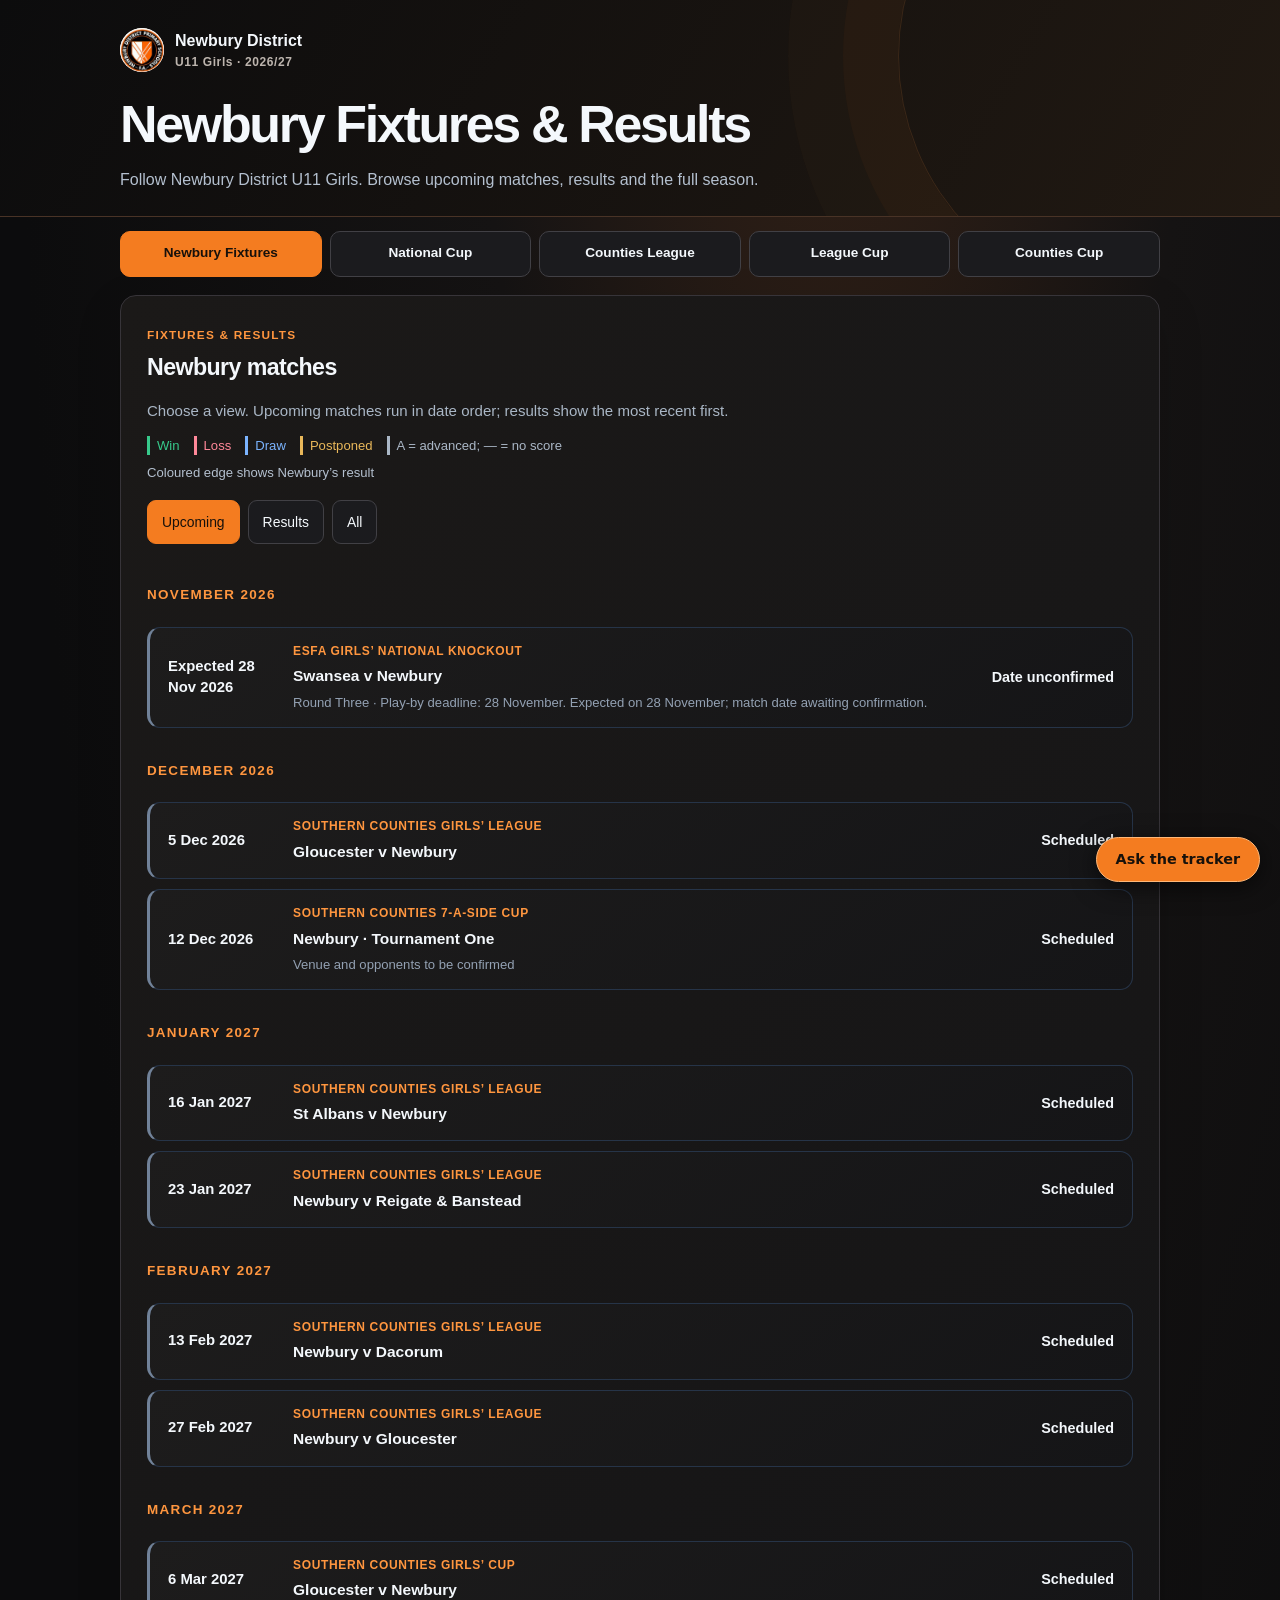
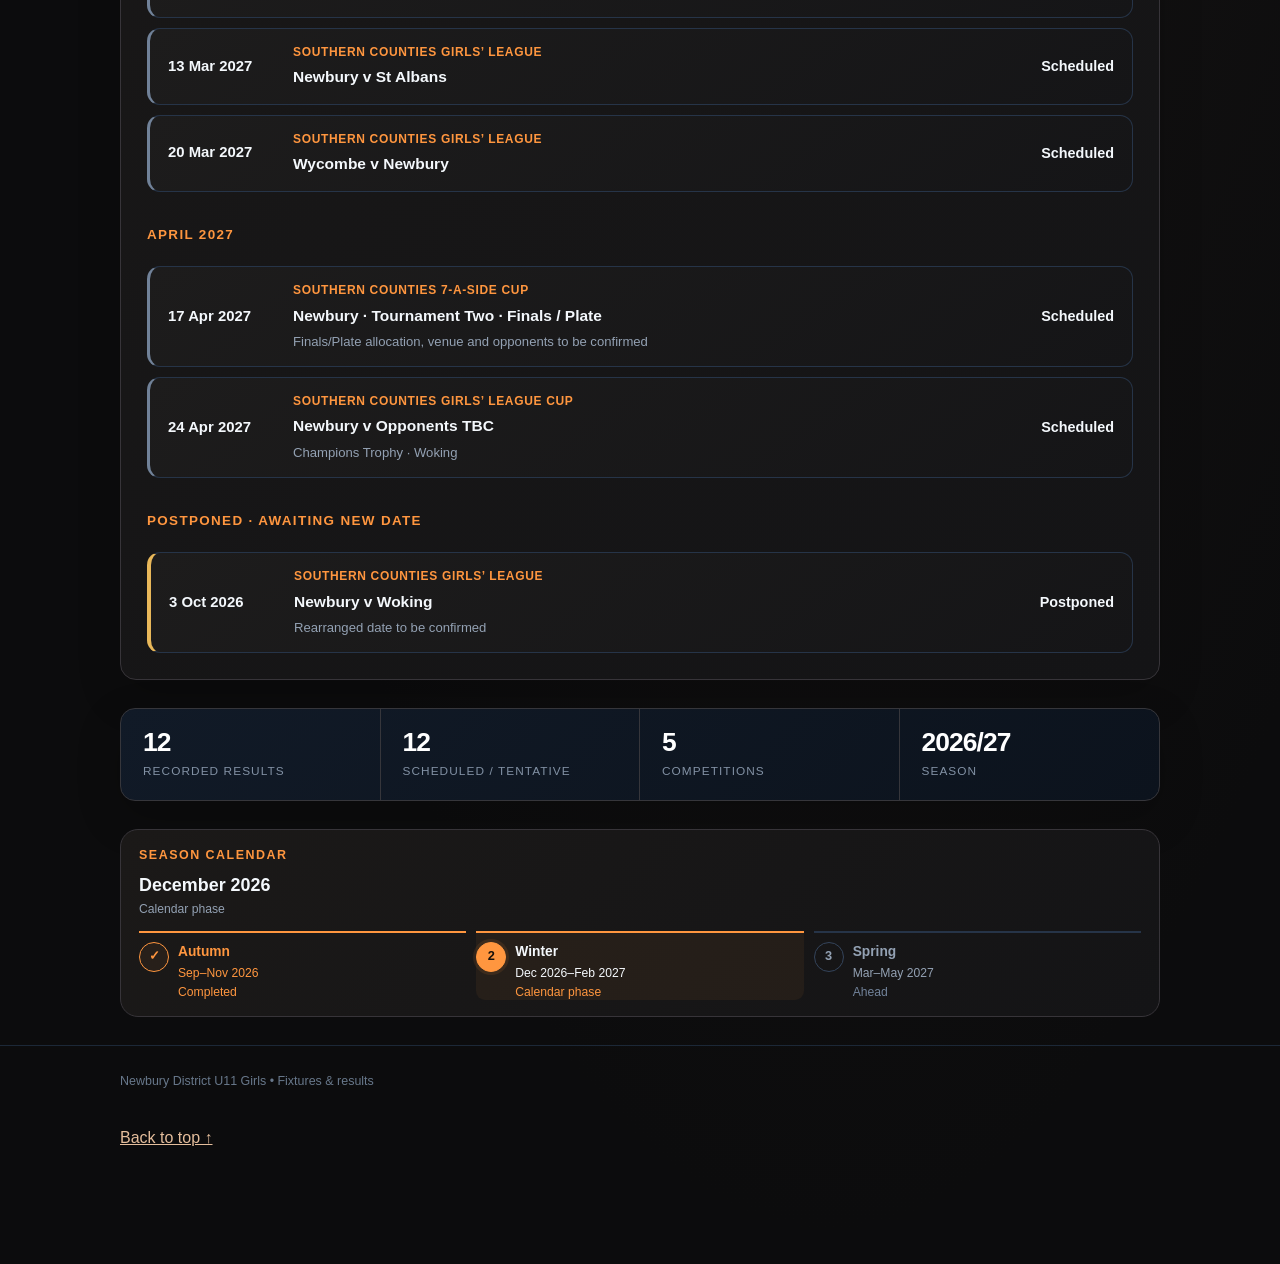
<file: index.html>
<!doctype html><html lang="en"><head><meta charset="utf-8"><meta name="viewport" content="width=device-width,initial-scale=1"><meta http-equiv="refresh" content="0;url=newbury-fixtures/"><title>Newbury District U11 Girls — Fixtures &amp; Results</title><link rel="canonical" href="newbury-fixtures/"></head><body><p><a href="newbury-fixtures/">Open Newbury District U11 Girls fixtures and results</a></p></body></html>
</file>
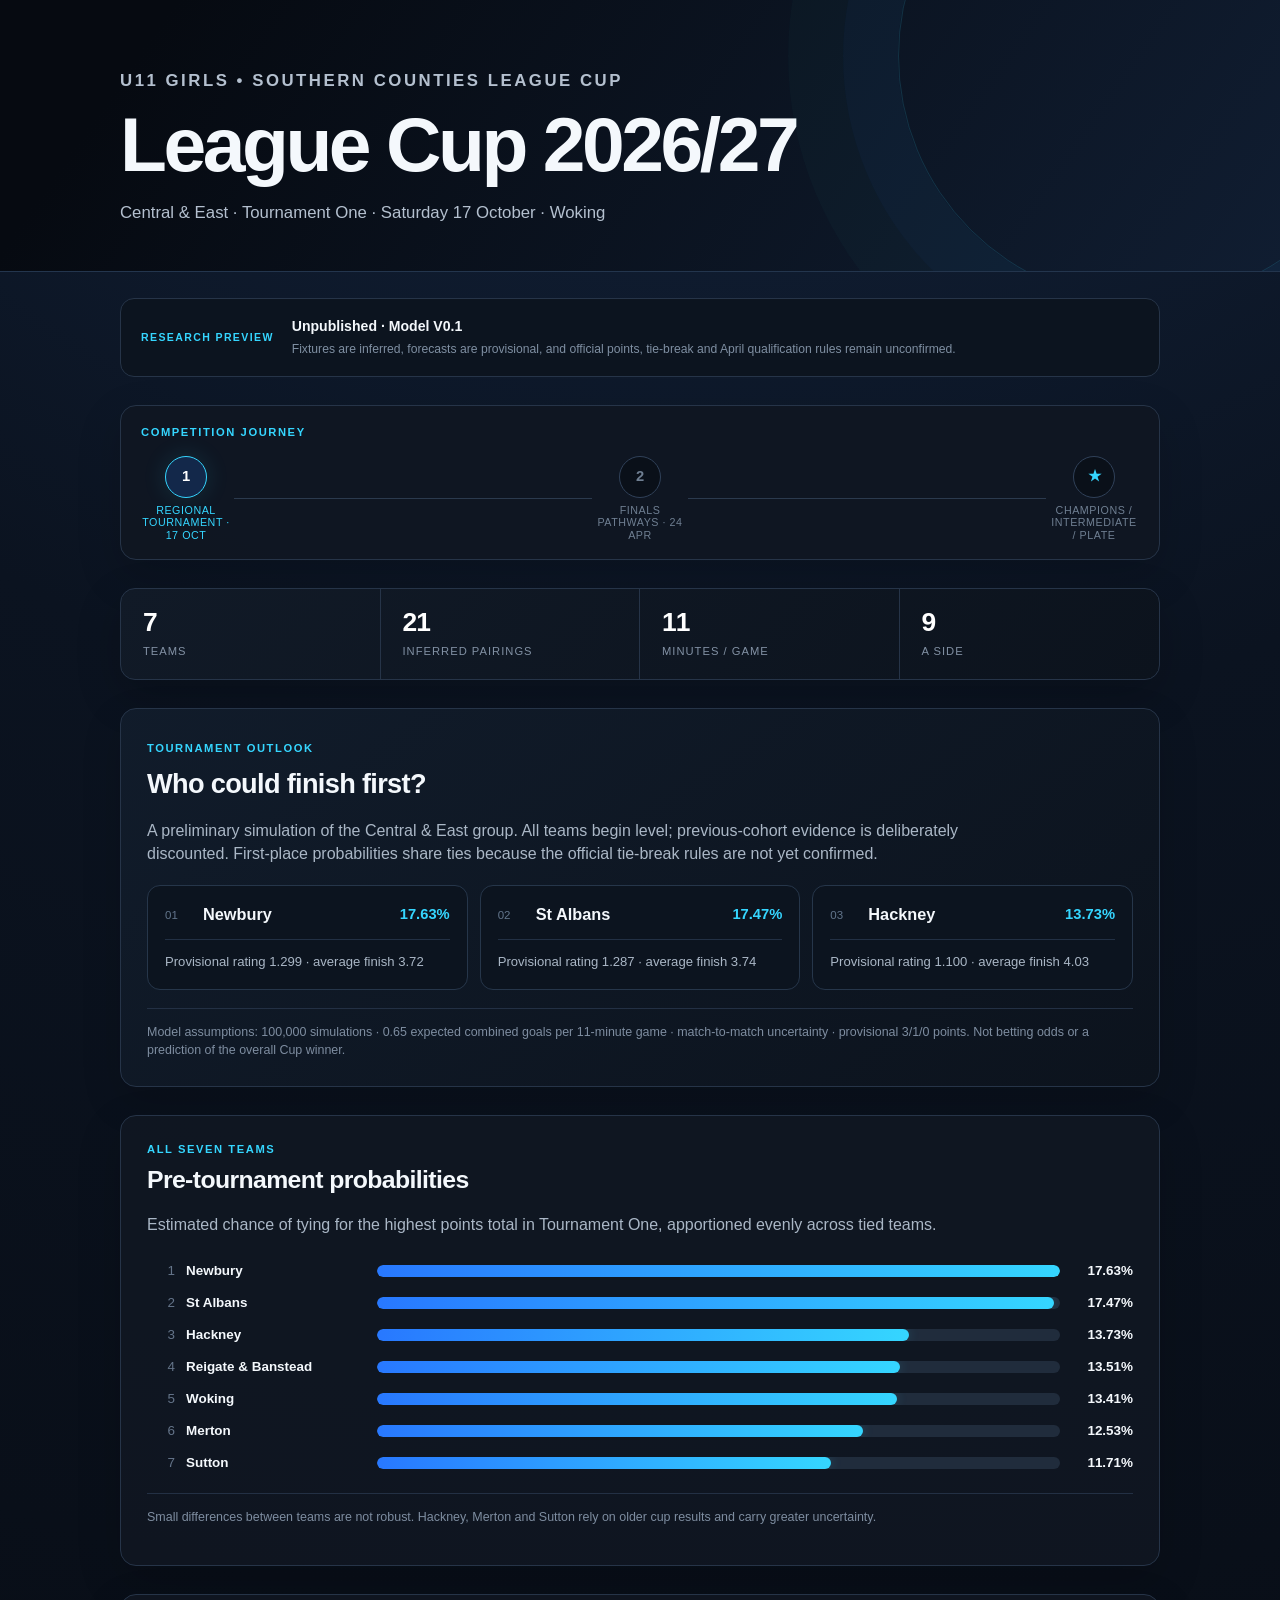
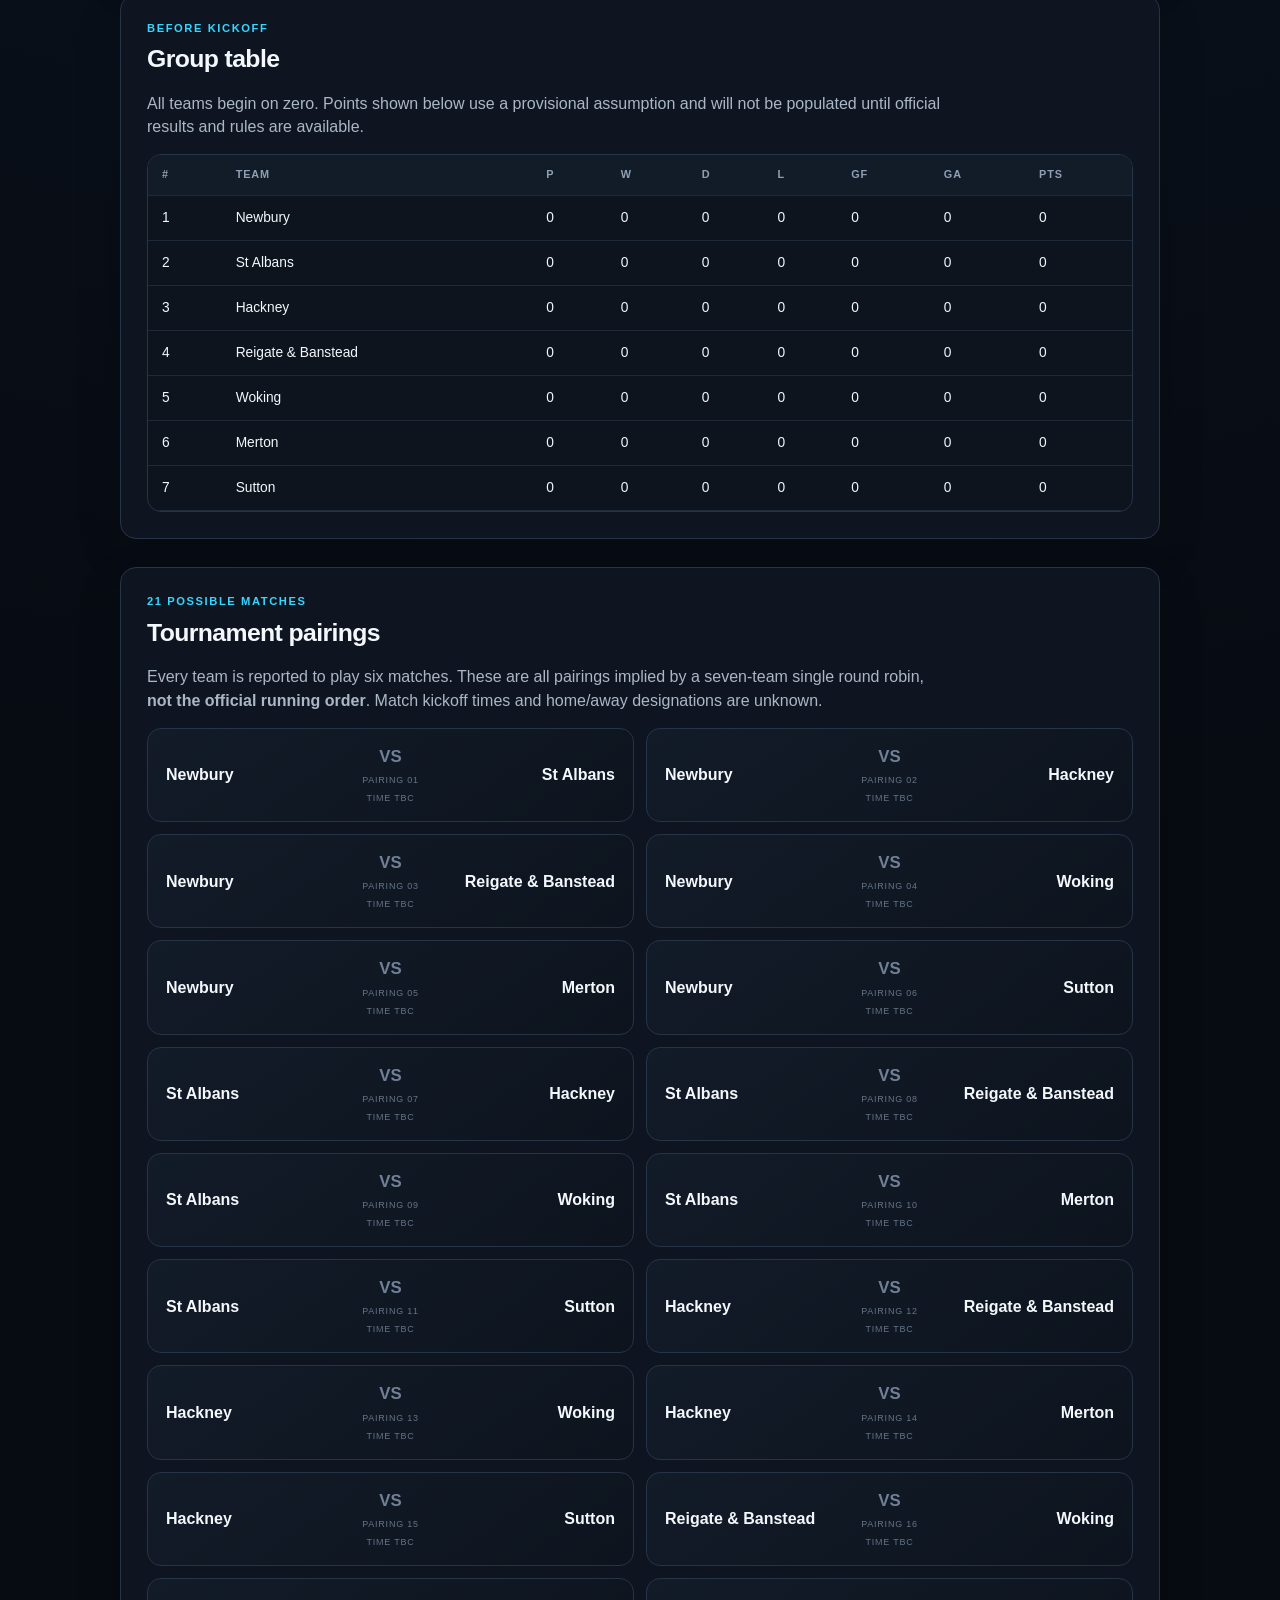
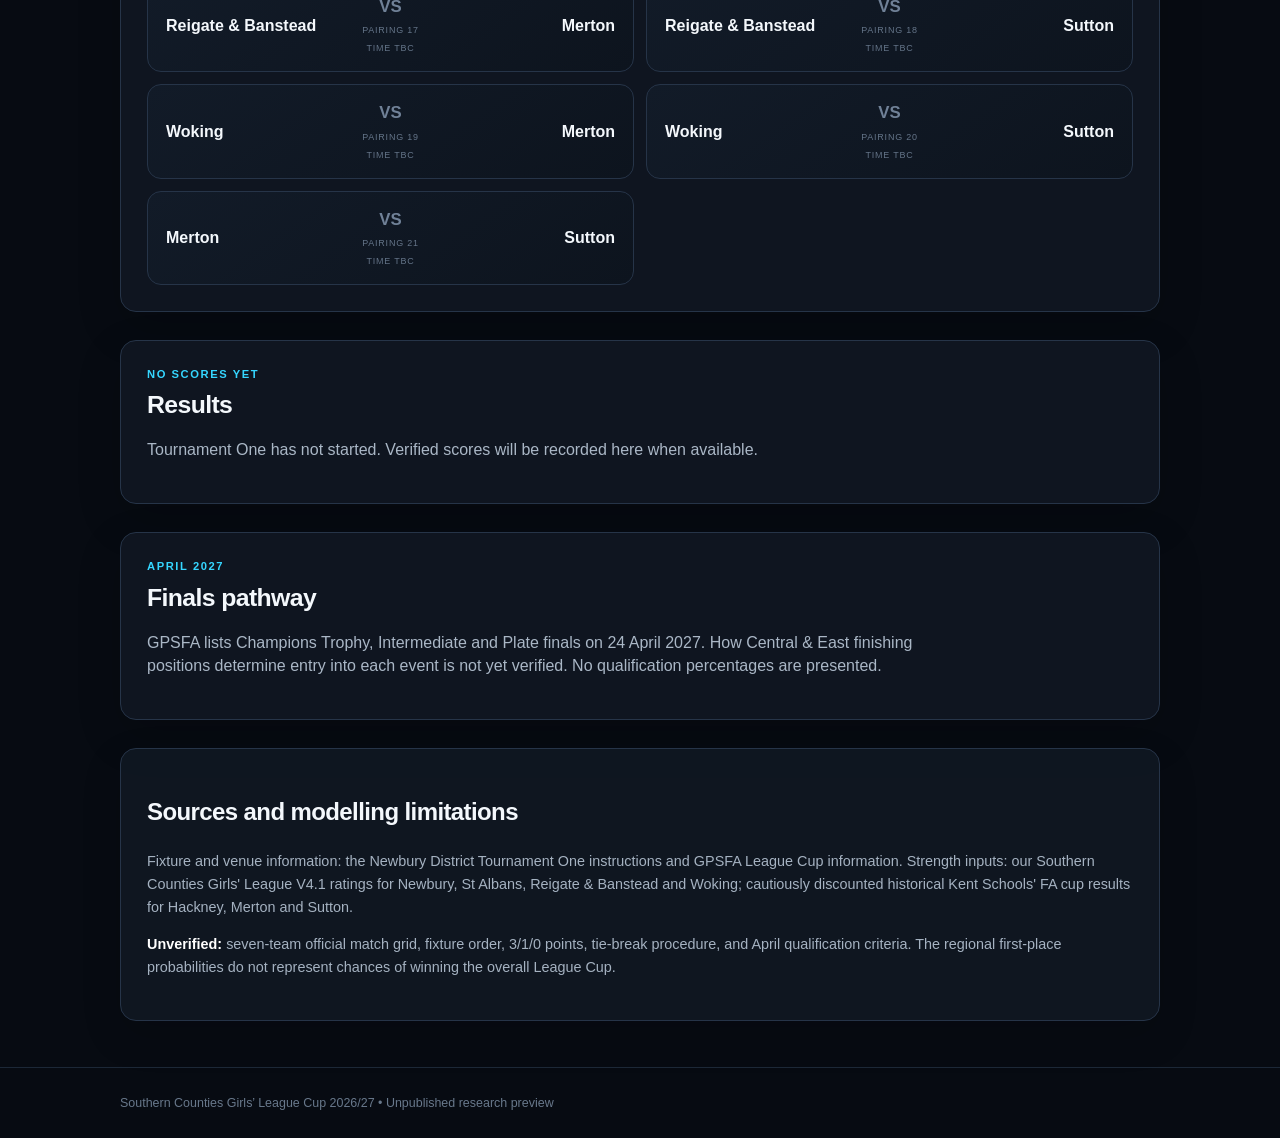
<file: league-cup-preview/index.html>
<!doctype html>
<html lang="en"><head><meta charset="utf-8"><meta name="viewport" content="width=device-width,initial-scale=1">
<title>Southern Counties Girls’ League Cup 2026/27 — Research Preview</title><link rel="stylesheet" href="styles.css"></head>
<body><header class="hero"><div class="wrap"><p class="eyebrow">U11 GIRLS • SOUTHERN COUNTIES LEAGUE CUP</p><h1>League Cup 2026/27</h1><p>Central & East · Tournament One · Saturday 17 October · Woking</p></div></header>
<main class="wrap">
<section class="update-status" role="status"><span>RESEARCH PREVIEW</span><strong>Unpublished · Model V0.1</strong><p>Fixtures are inferred, forecasts are provisional, and official points, tie-break and April qualification rules remain unconfirmed.</p></section>
<section class="journey"><div class="journey-head"><span>COMPETITION JOURNEY</span></div><div class="stages"><div class="stage active"><strong>1</strong><span>Regional tournament · 17 Oct</span></div><i></i><div class="stage"><strong>2</strong><span>Finals pathways · 24 Apr</span></div><i></i><div class="stage trophy"><strong>★</strong><span>Champions / Intermediate / Plate</span></div></div></section>
<section class="stat-strip" aria-label="Tournament overview"><div class="stat"><strong>7</strong><span>Teams</span></div><div class="stat"><strong>21</strong><span>Inferred pairings</span></div><div class="stat"><strong>11</strong><span>Minutes / game</span></div><div class="stat"><strong>9</strong><span>A side</span></div></section>
<section class="insight"><div class="insight-head"><span class="kicker">TOURNAMENT OUTLOOK</span><h2>Who could finish first?</h2><p>A preliminary simulation of the Central & East group. All teams begin level; previous-cohort evidence is deliberately discounted. First-place probabilities share ties because the official tie-break rules are not yet confirmed.</p></div><div class="leaders" id="leaders"></div><p class="insight-note">Model assumptions: 100,000 simulations · 0.65 expected combined goals per 11-minute game · match-to-match uncertainty · provisional 3/1/0 points. Not betting odds or a prediction of the overall Cup winner.</p></section>
<section class="model"><div class="section-title stacked-heading"><span class="section-kicker">ALL SEVEN TEAMS</span><h2>Pre-tournament probabilities</h2></div><p class="muted">Estimated chance of tying for the highest points total in Tournament One, apportioned evenly across tied teams.</p><div class="bars" id="bars"></div><p class="note">Small differences between teams are not robust. Hackney, Merton and Sutton rely on older cup results and carry greater uncertainty.</p></section>
<section class="model"><div class="section-title stacked-heading"><span class="section-kicker">BEFORE KICKOFF</span><h2>Group table</h2></div><p class="muted">All teams begin on zero. Points shown below use a provisional assumption and will not be populated until official results and rules are available.</p><div class="table-wrap"><table><thead><tr><th>#</th><th>Team</th><th>P</th><th>W</th><th>D</th><th>L</th><th>GF</th><th>GA</th><th>Pts</th></tr></thead><tbody id="standings"></tbody></table></div></section>
<section class="model"><div class="section-title stacked-heading"><span class="section-kicker">21 POSSIBLE MATCHES</span><h2>Tournament pairings</h2></div><p class="muted">Every team is reported to play six matches. These are all pairings implied by a seven-team single round robin, <strong>not the official running order</strong>. Match kickoff times and home/away designations are unknown.</p><div id="fixtures" class="fixtures"></div></section>
<section class="model"><div class="section-title stacked-heading"><span class="section-kicker">NO SCORES YET</span><h2>Results</h2></div><p class="muted">Tournament One has not started. Verified scores will be recorded here when available.</p><div id="results" class="fixtures"></div></section>
<section class="model"><div class="section-title stacked-heading"><span class="section-kicker">APRIL 2027</span><h2>Finals pathway</h2></div><p class="muted">GPSFA lists Champions Trophy, Intermediate and Plate finals on 24 April 2027. How Central & East finishing positions determine entry into each event is not yet verified. No qualification percentages are presented.</p></section>
<section class="sources"><h2>Sources and modelling limitations</h2><p>Fixture and venue information: the Newbury District Tournament One instructions and GPSFA League Cup information. Strength inputs: our Southern Counties Girls' League V4.1 ratings for Newbury, St Albans, Reigate & Banstead and Woking; cautiously discounted historical Kent Schools' FA cup results for Hackney, Merton and Sutton.</p><p><strong>Unverified:</strong> seven-team official match grid, fixture order, 3/1/0 points, tie-break procedure, and April qualification criteria. The regional first-place probabilities do not represent chances of winning the overall League Cup.</p></section>
</main><footer><div class="wrap">Southern Counties Girls’ League Cup 2026/27 • Unpublished research preview</div></footer>
<script>
fetch('data.json').then(r=>{if(!r.ok)throw Error('Data unavailable');return r.json()}).then(d=>{
const sorted=[...d.teams].sort((a,b)=>b.first_place_percent-a.first_place_percent);
const max=sorted[0].first_place_percent;
sorted.slice(0,3).forEach((t,i)=>{let a=document.createElement('article');a.innerHTML='<div class="leader-top"><span>0'+(i+1)+'</span><strong>'+t.name+'</strong><b>'+t.first_place_percent.toFixed(2)+'%</b></div><p>Provisional rating '+t.rating.toFixed(3)+' · average finish '+t.mean_position.toFixed(2)+'</p>';document.getElementById('leaders').appendChild(a)});
sorted.forEach((t,i)=>{let el=document.createElement('div');el.className='bar';el.innerHTML='<span class="bar-rank">'+(i+1)+'</span><span class="bar-team">'+t.name+'</span><span class="track"><span class="fill" style="width:'+(100*t.first_place_percent/max).toFixed(1)+'%"></span></span><strong>'+t.first_place_percent.toFixed(2)+'%</strong>';document.getElementById('bars').appendChild(el)});
d.teams.forEach((t,i)=>{let tr=document.createElement('tr');tr.innerHTML='<td>'+(i+1)+'</td><td>'+t.name+'</td><td>0</td><td>0</td><td>0</td><td>0</td><td>0</td><td>0</td><td>0</td>';document.getElementById('standings').appendChild(tr)});
d.pairings.forEach((p,i)=>{let x=document.createElement('div');x.className='fixture';x.innerHTML='<span class="team">'+p[0]+'</span><span class="mid"><strong class="vs">VS</strong><small>PAIRING '+String(i+1).padStart(2,'0')+'</small><small>TIME TBC</small></span><span class="team away">'+p[1]+'</span>';document.getElementById('fixtures').appendChild(x)});
}).catch(e=>{document.getElementById('results').textContent='Preview data could not be loaded: '+e.message});
</script></body></html>
</file>
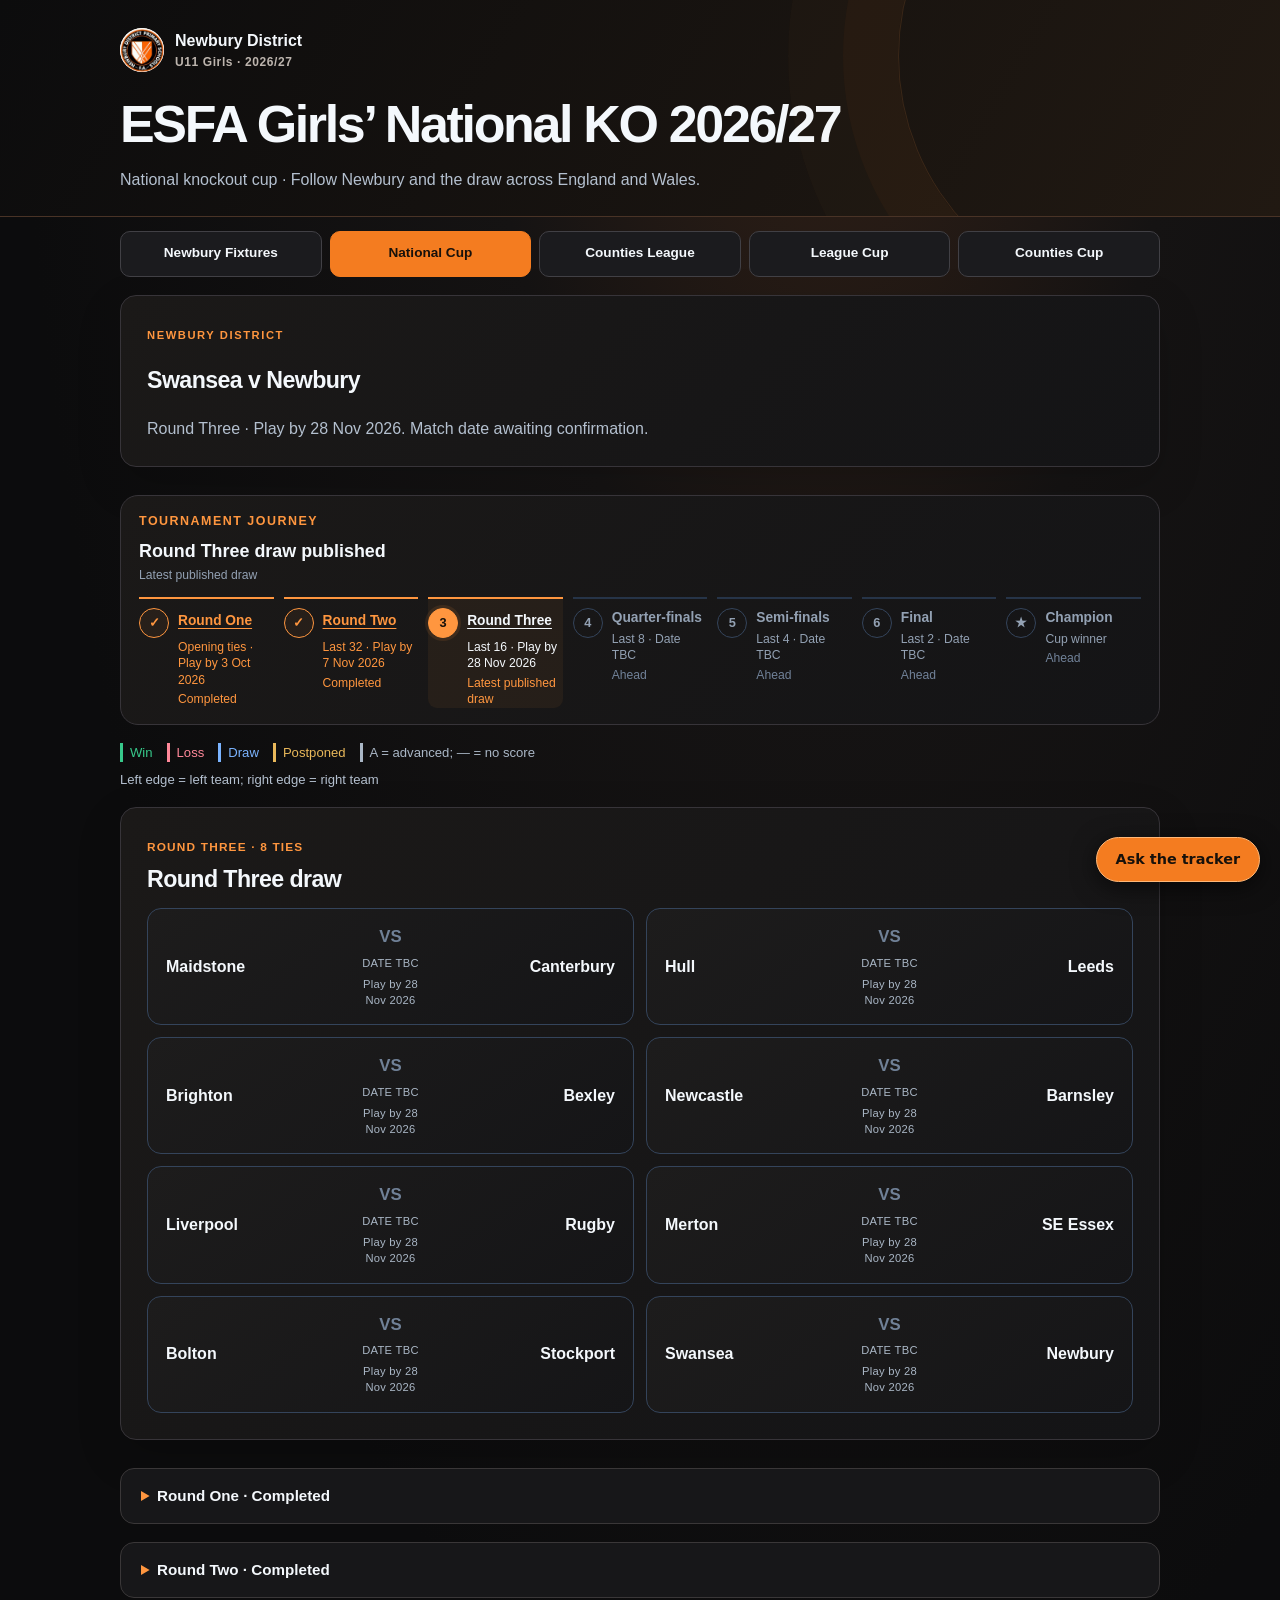
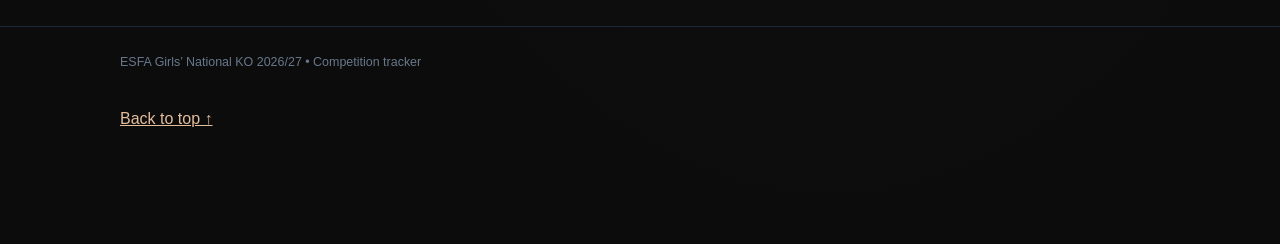
<file: national-ko/index.html>
<!doctype html>
<html lang="en"><head><meta charset="utf-8"><meta name="viewport" content="width=device-width,initial-scale=1">
<title>ESFA Girls’ National KO 2026/27 — Competition Tracker</title><link rel="stylesheet" href="../styles.css?v=20261121-newbury"><style>
.round-fixture{display:block!important}
.round-fixture .match-teams{display:grid;grid-template-columns:1fr 74px 1fr;align-items:center;gap:8px;min-height:64px}
.round-fixture .mid small{display:block}
.round-fixture .match-date{margin-top:5px;color:#93a1b3}
@media(max-width:700px){.round-fixture .match-teams{grid-template-columns:1fr 70px 1fr}}
</style>
<style>@media(max-width:650px){.competition-nav{grid-template-columns:repeat(2,minmax(0,1fr))!important}.competition-nav a{font-size:.78rem!important;padding:11px 5px!important}}</style><link rel="stylesheet" href="../competition-progress.css?v=20261121-newbury"><script defer src="../competition-progress.js?v=20261121-usability"></script><link rel="stylesheet" href="../match-outcomes.css?v=20261121-white-edges"><script src="../match-outcomes.js?v=20261121-white-edges"></script><link rel="stylesheet" href="../usability.css?v=20261121-newbury"><script defer src="../usability.js?v=20261121"></script><link rel="icon" type="image/png" href="../assets/newbury-district-crest.png"><link rel="stylesheet" href="../newbury-brand.css?v=20261121"><link rel="stylesheet" href="../ask-tracker.css?v=20261122"><script defer src="../ask-tracker-engine.js?v=20261122"></script><script defer src="../ask-tracker.js?v=20261122"></script></head>
<body id="top"><a class="skip-link" href="#main-content">Skip to content</a><header class="hero"><div class="wrap"><a class="club-identity" href="../newbury-fixtures/"><img src="../assets/newbury-district-crest.png" width="44" height="44" alt="Newbury District Primary Schools FA crest"><span>Newbury District<small>U11 Girls · 2026/27</small></span></a><h1>ESFA Girls’ National KO 2026/27</h1><p>National knockout cup · Follow Newbury and the draw across England and Wales.</p></div></header>
<nav class="competition-nav" aria-label="Main navigation"><a href="../newbury-fixtures/">Newbury Fixtures</a><a href="../national-ko/" aria-current="page">National Cup</a><a href="../southern-counties-league/">Counties League</a><a href="../southern-counties-league-cup/">League Cup</a><a href="../southern-counties-cup/">Counties Cup</a></nav>
<main class="wrap" id="main-content"><section class="model newbury-summary"><span class="kicker">NEWBURY DISTRICT</span><h2 id="newbury-national-match">Newbury’s cup route</h2><p id="newbury-national-detail">Loading the latest draw…</p></section><section class="competition-progress" data-competition-progress="national" data-progress-feed="../data.json" aria-label="Competition progress"><h2>Tournament journey</h2><p class="progress-summary">Loading…</p></section><div class="outcome-key" aria-label="Result colours"><span class="key-win">Win</span><span class="key-loss">Loss</span><span class="key-draw">Draw</span><span class="key-postponed">Postponed</span><span>A = advanced; — = no score</span><span class="key-explanation">Left edge = left team; right edge = right team</span></div><section id="round-3" class="model round-three"><div class="section-title"><div><span class="section-kicker">ROUND THREE · 8 TIES</span><h2>Round Three draw</h2></div></div><div id="round3" class="fixtures"></div></section><details class="archive-round" id="round-1"><summary>Round One · Completed</summary><section class="round-one model"><div class="section-title stacked-heading" style="display:flex;flex-direction:column;align-items:flex-start;justify-content:flex-start;gap:0;margin-bottom:18px"><span class="section-kicker" style="display:block;align-self:flex-start;padding:0;color:#ff963f;font-size:.7rem;font-weight:800;letter-spacing:.14em;text-transform:uppercase;line-height:1.4">ROUND ONE · 13 TIES</span><h2 style="display:block;align-self:flex-start;text-align:left;width:100%;margin:8px 0 0;line-height:1.2">Round One fixtures & results</h2></div><div id="fixtures" class="fixtures"></div><div class="round-byes"><span class="kicker">ROUND ONE BYES</span><p><strong>19 teams</strong> received a Round One bye and progressed directly to Round Two.</p></div></section></details><details class="archive-round" id="round-2"><summary>Round Two · Completed</summary><section class="round-two model"><div class="section-title stacked-heading" style="display:flex;flex-direction:column;align-items:flex-start;justify-content:flex-start;gap:0;margin-bottom:18px"><span class="section-kicker" style="display:block;align-self:flex-start;padding:0;color:#ff963f;font-size:.7rem;font-weight:800;letter-spacing:.14em;text-transform:uppercase;line-height:1.4">ROUND TWO · 16 TIES</span><h2 style="display:block;align-self:flex-start;text-align:left;width:100%;margin:8px 0 0;line-height:1.2">Round Two fixtures &amp; results</h2></div><div class="fixtures" id="round2"></div></section></details></main><footer><div class="wrap">ESFA Girls’ National KO 2026/27 • Competition tracker</div></footer><div class="wrap back-top"><a href="#top">Back to top ↑</a></div>
<script>
fetch('../data.json?v=20261121-awards').then(r=>{if(!r.ok)throw Error('Unable to load National KO data');return r.json()}).then(d=>{
 const f=document.getElementById('fixtures');
 const routeRounds=[{name:'Round Three',ties:d.round3,key:'round3'},{name:'Round Two',ties:d.round2,key:'round2'}];
 const route=routeRounds.map(round=>({...round,tie:round.ties.find(t=>t[1]==='Newbury'||t[2]==='Newbury')})).find(round=>round.tie);
 if(route){
  document.getElementById('newbury-national-match').textContent=route.tie[1]+' v '+route.tie[2];
  const deadline=d.round_dates?.[route.key]?.playBy;
  const date=deadline?new Intl.DateTimeFormat('en-GB',{day:'numeric',month:'short',year:'numeric',timeZone:'UTC'}).format(new Date(deadline+'T12:00:00Z')):null;
  document.getElementById('newbury-national-detail').textContent=route.name+(date?' · Play by '+date:'')+'. '+(route.tie[3]!==null||route.tie[5]?.winner?'Result shown below.':'Match date awaiting confirmation.');
 }

 const advanceScore=(home,away,winner)=>'<strong class="score advancement-score" aria-label="'+winner+' advanced"><span class="'+(winner===home?'advanced-team':'no-score')+'">'+(winner===home?'A':'—')+'</span><span class="'+(winner===away?'advanced-team':'no-score')+'">'+(winner===away?'A':'—')+'</span></strong>';
 const awardLabel=(type,basis)=>basis==='assumed'||type==='assumed_awarded'?'ASSUMED AWARDED':type==='forfeit'?'FORFEIT':'AWARDED';
 d.fixtures.forEach(m=>{
 const card=document.createElement('div'),meta=m[6]??{},scored=m[4]==='Complete';
 card.className='fixture'+(scored||meta.winner?' complete':'');
 card.title=meta.winner?awardLabel(meta.resultType,meta.awardBasis):'';
 const outcome=MatchOutcome.classify(m[0],m[1],scored?m[2]:null,scored?m[3]:null,meta.winner);
 MatchOutcome.decorate(card,outcome);
 const status=scored?'FINAL':meta.winner?'':'RESULT PENDING';
 card.innerHTML=MatchOutcome.team(m[0],outcome.home,'home')+'<span class="mid">'+(meta.winner&&!scored?advanceScore(m[0],m[1],meta.winner):'<strong class="'+(scored?'score':'vs')+'">'+(scored?m[2]+'–'+m[3]:'VS')+'</strong>')+'<small>'+status+'</small></span>'+MatchOutcome.team(m[1],outcome.away,'away');
 f.appendChild(card);
 });

 const roundTwoLabels=Object.fromEntries(d.round2.map(([tie,home,away])=>[tie,'Winner of '+home+' v '+away]));
 function renderRound(id, ties) {
  const list=document.getElementById(id);
  for(const [tie,home,away,homeScore,awayScore, {winner,detail,resultType,awardBasis}={}] of ties){
   const card=document.createElement('div');
   const complete=homeScore!==null;
   const bye=away==='Bye';
   const status=complete?'FINAL':winner?'':bye?'BYE':detail&&id==='round2'?'RESULT PENDING':'DATE TBC';
   card.className='fixture round-fixture'+(complete||winner||bye?' complete':'');
   card.title=winner?awardLabel(resultType??'assumed_awarded',awardBasis):'';
   const outcome=MatchOutcome.classify(home,away,complete?homeScore:null,complete?awayScore:null,winner??(bye?home:null));
   MatchOutcome.decorate(card,outcome);
   card.innerHTML='<div class="match-teams">'+MatchOutcome.team(roundTwoLabels[home]??home,outcome.home,'home')+
    '<span class="mid">'+(!complete&&(winner||bye)?advanceScore(home,away,winner??home):'<strong class="'+(complete?'score':'vs')+'">'+(complete?homeScore+'–'+awayScore:'VS')+'</strong>')+'<small>'+status+'</small>'+(detail&&!winner&&!bye?'<small class="match-date">'+detail+'</small>':'')+'</span>'+
    MatchOutcome.team(roundTwoLabels[away]??away,outcome.away,'away')+'</div>'+
    '';
   list.appendChild(card);
  }
 }
 renderRound('round2',d.round2);
 renderRound('round3',d.round3);
}).catch(error=>{document.getElementById('round2').textContent=error.message});
</script></body></html>
</file>
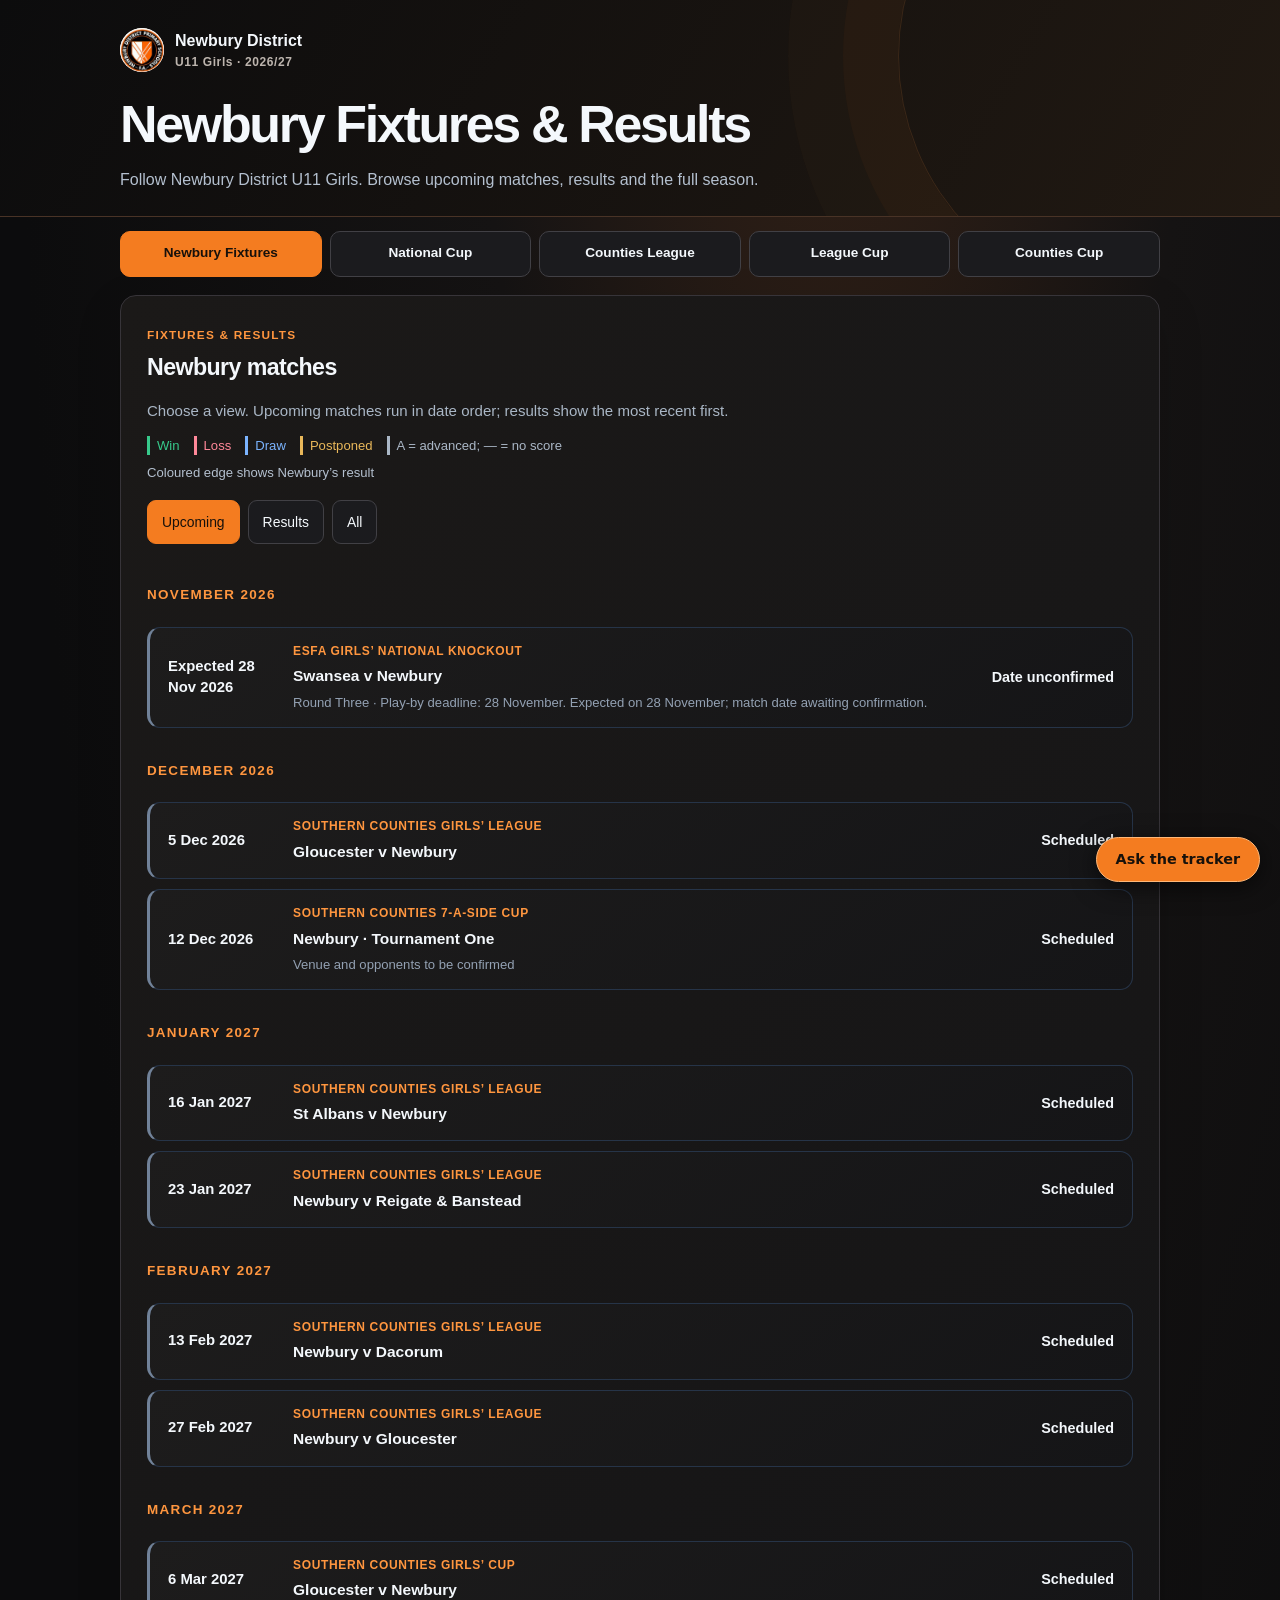
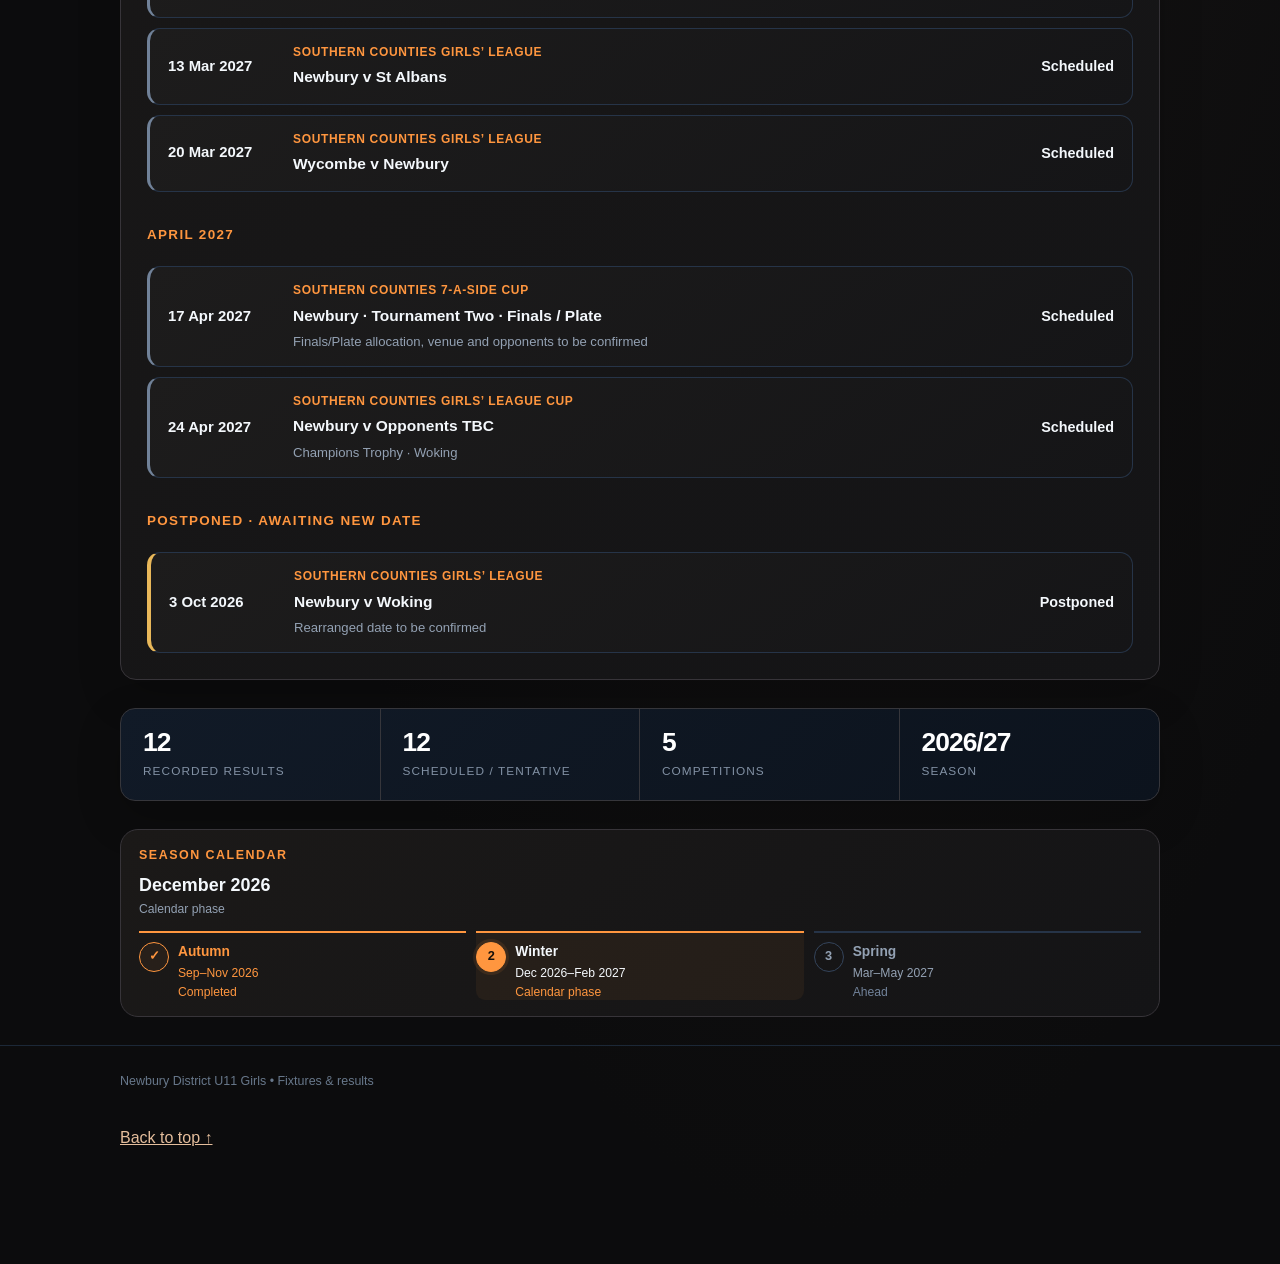
<file: newbury-fixtures/index.html>
<!doctype html>
<html lang="en"><head><meta charset="utf-8"><meta name="viewport" content="width=device-width,initial-scale=1"><meta name="theme-color" content="#070b12">
<title>Newbury U11 Girls — All Fixtures &amp; Results 2026/27</title><link rel="stylesheet" href="../styles.css?v=20261121-newbury">
<style>
.competition-nav{max-width:1080px;margin:16px auto 0;padding:0 20px;display:grid;grid-template-columns:repeat(5,minmax(0,1fr));gap:10px}
.competition-nav a{display:block;text-align:center;padding:13px 8px;border-radius:11px;text-decoration:none;font-weight:750;font-size:.85rem;color:#c5d3e3;background:#151e2b;border:1px solid #34445b}
.competition-nav a[aria-current]{color:#fff;background:#f47c20;border-color:#f47c20}
.timeline{display:grid;gap:10px}
.match-row{display:grid;grid-template-columns:110px minmax(0,1fr) 130px;gap:15px;align-items:center;padding:15px 18px;border-radius:13px;border:1px solid #263448;background:#101b2a}
.match-row.result{border-left:3px solid #37c98b}.match-row.pending{border-left:3px solid #ff963f}.match-row.caution{border-left:3px solid #e9b85a}
.match-date{font-weight:750;font-size:.93rem}.match-time{color:#93a1b3;font-size:.75rem}
.match-meta{color:#ff963f;font-size:.67rem;letter-spacing:.055em;font-weight:800;text-transform:uppercase;margin-bottom:5px}
.match-teams{font-size:.97rem;font-weight:750}.match-note{font-size:.73rem;color:#93a1b3;margin-top:5px}
.match-status{text-align:right;font-size:.8rem;font-weight:800}.match-status small{display:block;color:#93a1b3;font-weight:500;margin-top:5px}
.legend{display:flex;flex-wrap:wrap;gap:10px;font-size:.78rem;color:#aab7c6}.legend span{background:#141f2c;border:1px solid #2b3a4c;border-radius:20px;padding:5px 10px}
.group-label{color:#ff963f;margin:23px 0 12px;font-size:.76rem;letter-spacing:.1em;text-transform:uppercase;font-weight:850}
@media(max-width:780px){.competition-nav{grid-template-columns:repeat(2,minmax(0,1fr));padding:0 15px}.match-row{grid-template-columns:1fr auto;gap:8px 12px;padding:13px}.match-date{grid-column:1/-1;font-size:.8rem}.match-status{align-self:center}.match-teams{font-size:.91rem}}
</style><link rel="stylesheet" href="../competition-progress.css?v=20261121-newbury"><script defer src="../competition-progress.js?v=20261121-usability"></script><link rel="stylesheet" href="../match-outcomes.css?v=20261121-white-edges"><script src="../match-outcomes.js?v=20261121-white-edges"></script><link rel="stylesheet" href="../usability.css?v=20261121-newbury"><script defer src="../usability.js?v=20261121"></script><link rel="icon" type="image/png" href="../assets/newbury-district-crest.png"><link rel="stylesheet" href="../newbury-brand.css?v=20261121"><link rel="stylesheet" href="../ask-tracker.css?v=20261122"><script defer src="../ask-tracker-engine.js?v=20261122"></script><script defer src="../ask-tracker.js?v=20261122"></script></head>
<body id="top"><a class="skip-link" href="#main-content">Skip to content</a><header class="hero"><div class="wrap"><a class="club-identity" href="../newbury-fixtures/"><img src="../assets/newbury-district-crest.png" width="44" height="44" alt="Newbury District Primary Schools FA crest"><span>Newbury District<small>U11 Girls · 2026/27</small></span></a><h1>Newbury Fixtures &amp; Results</h1><p>Follow Newbury District U11 Girls. Browse upcoming matches, results and the full season.</p></div></header>
<nav class="competition-nav" aria-label="Main navigation"><a href="../newbury-fixtures/" aria-current="page">Newbury Fixtures</a><a href="../national-ko/">National Cup</a><a href="../southern-counties-league/">Counties League</a><a href="../southern-counties-league-cup/">League Cup</a><a href="../southern-counties-cup/">Counties Cup</a></nav>
<main class="wrap" id="main-content"><section class="model"><div class="section-title"><div><span class="section-kicker">FIXTURES &amp; RESULTS</span><h2>Newbury matches</h2></div></div><p class="muted">Choose a view. Upcoming matches run in date order; results show the most recent first.</p><div class="outcome-key" aria-label="Result colours"><span class="key-win">Win</span><span class="key-loss">Loss</span><span class="key-draw">Draw</span><span class="key-postponed">Postponed</span><span>A = advanced; — = no score</span><span class="key-explanation">Coloured edge shows Newbury’s result</span></div><div class="filter-controls" aria-label="Fixture view"><button type="button" data-view="upcoming" aria-pressed="true">Upcoming</button><button type="button" data-view="results" aria-pressed="false">Results</button><button type="button" data-view="all" aria-pressed="false">All</button></div><div id="timeline" class="timeline" aria-live="polite"><p class="muted">Choose a view. Upcoming matches run in date order; results show the most recent first.</p></div></section><section class="stat-strip" aria-label="Newbury schedule overview"><div class="stat"><strong id="completed">—</strong><span>Recorded results</span></div><div class="stat"><strong id="future">—</strong><span>Scheduled / tentative</span></div><div class="stat"><strong id="competitions">—</strong><span>Competitions</span></div><div class="stat"><strong>2026/27</strong><span>Season</span></div></section><section class="competition-progress" data-competition-progress="fixtures" data-progress-feed="data.json" aria-label="Season calendar"><h2>Season calendar</h2><p class="progress-summary">Loading…</p></section></main><footer><div class="wrap">Newbury District U11 Girls • Fixtures &amp; results</div></footer><div class="wrap back-top"><a href="#top">Back to top ↑</a></div>
<script src="fixtures.js?v=20261122-sevens"></script></body></html>
</file>
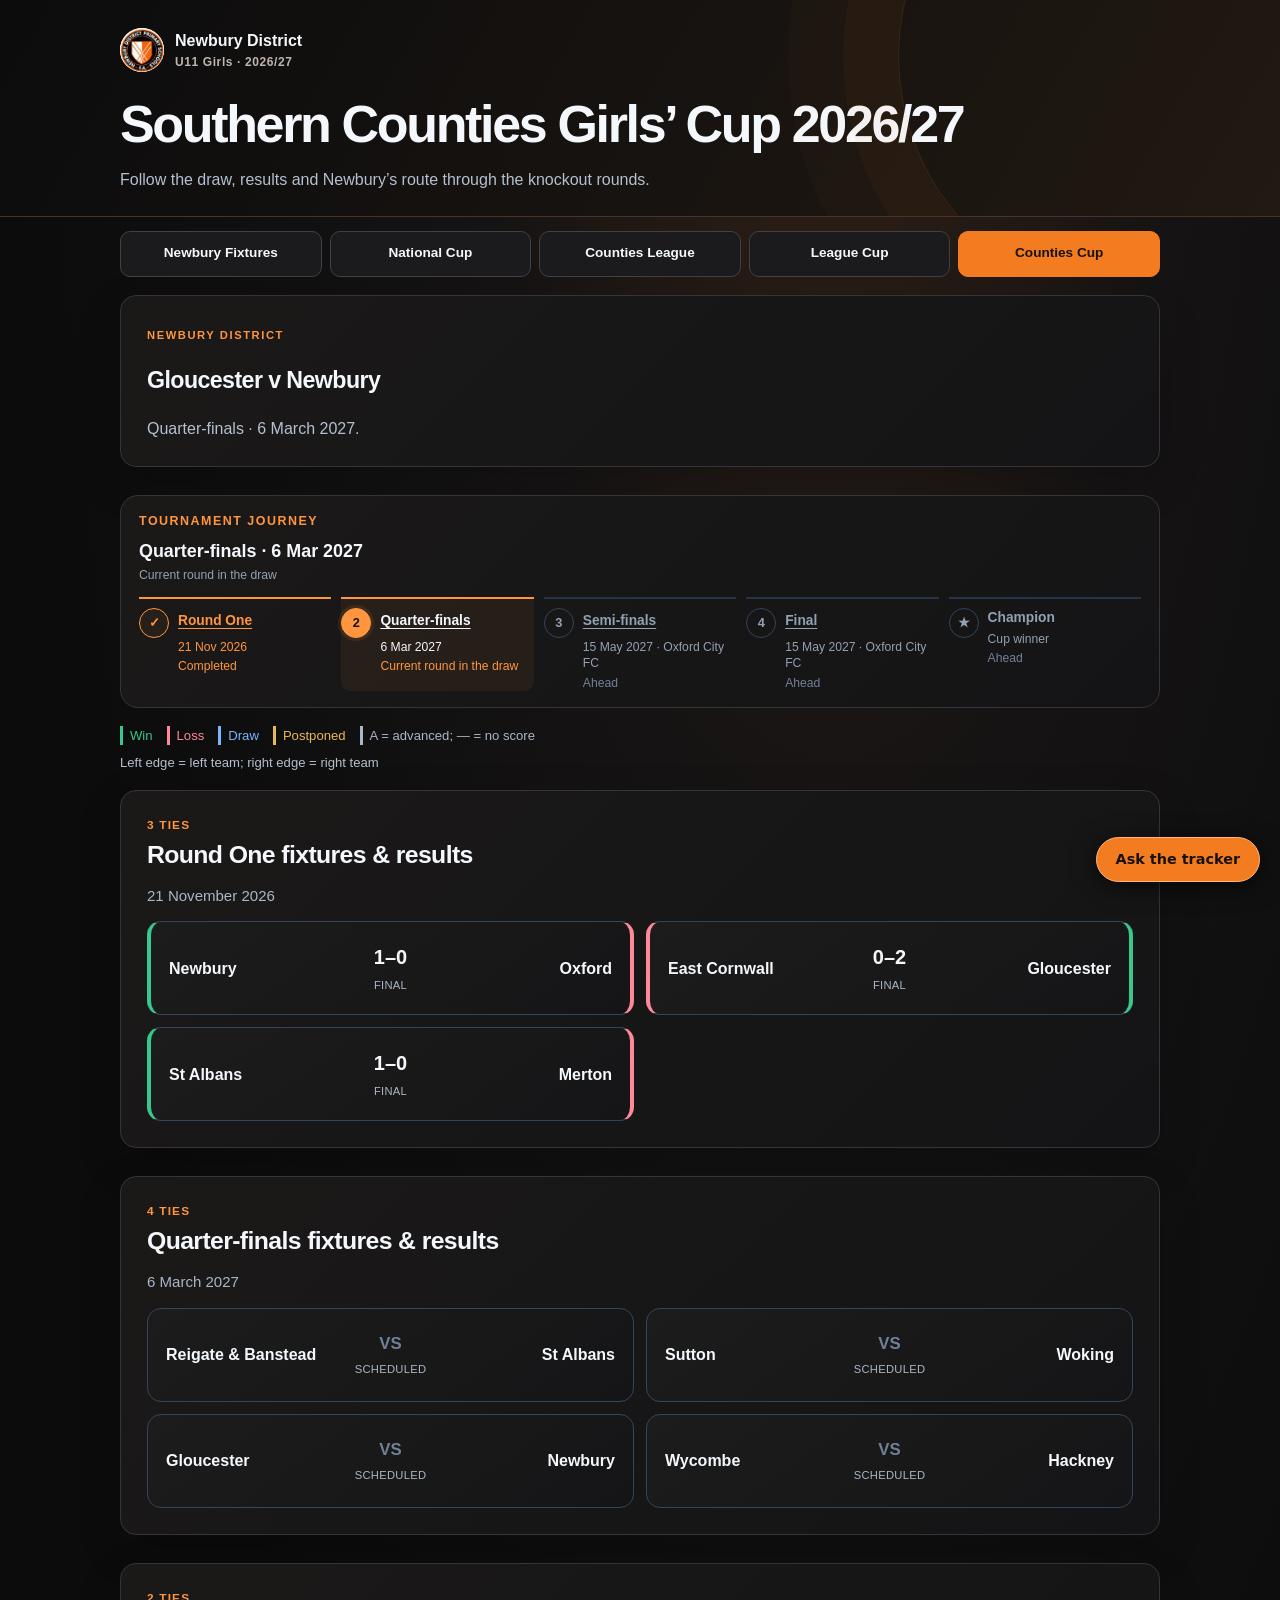
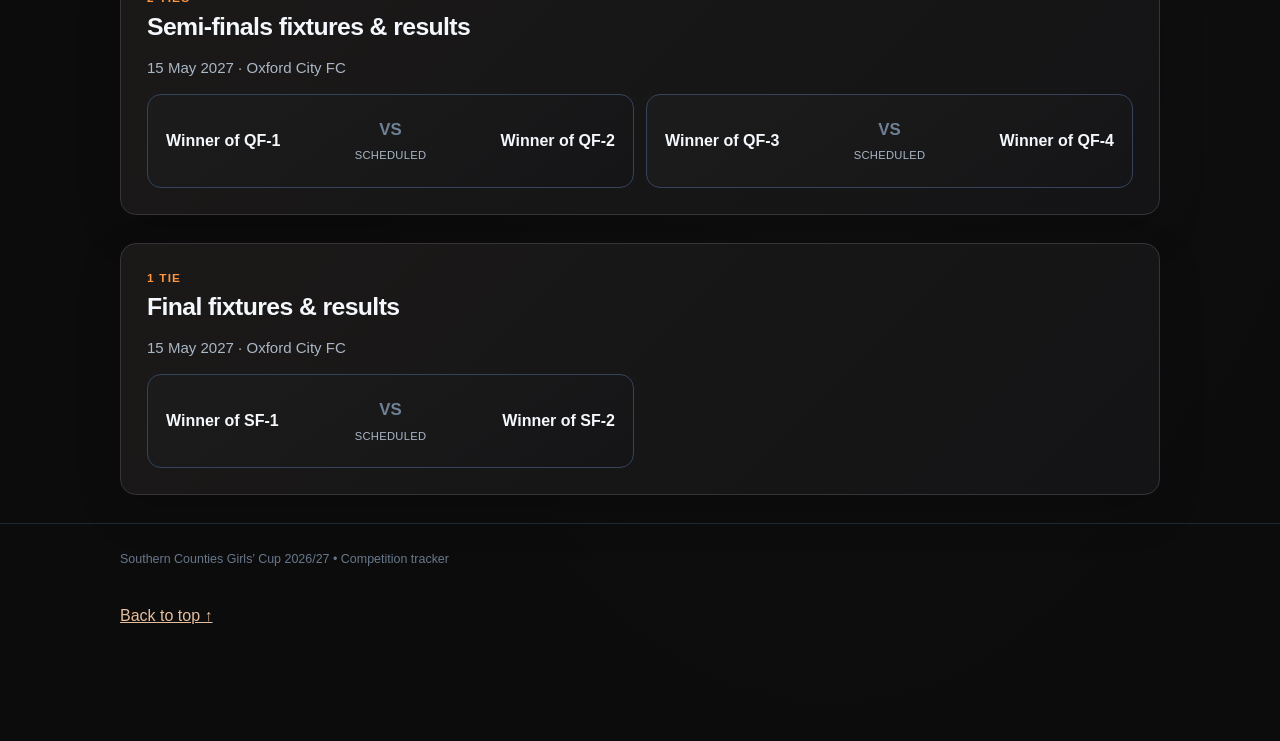
<file: southern-counties-cup/index.html>
<!doctype html>
<html lang="en">
<head>
  <meta charset="utf-8">
  <meta name="viewport" content="width=device-width, initial-scale=1">
  <title>Southern Counties Girls’ Cup 2026/27 — Competition Tracker</title>
  <link rel="stylesheet" href="../styles.css?v=20261121-newbury">
  <style>
    .competition-nav { max-width:1080px; margin:16px auto 0; padding:0 20px; display:grid; grid-template-columns:repeat(5,minmax(0,1fr)); gap:10px }
    .competition-nav a { display:block; text-align:center; padding:13px 8px; border-radius:11px; text-decoration:none; font-weight:750; font-size:.85rem; color:#c5d3e3; background:#151e2b; border:1px solid #34445b }
    .competition-nav a[aria-current] { color:#fff; background:#f47c20; border-color:#f47c20 }
    @media(max-width:780px) {
      .competition-nav { grid-template-columns:repeat(2,minmax(0,1fr)); padding:0 15px }
    }
  </style>
  <script defer src="tracker.js?v=20261121-dates-only"></script>
<link rel="stylesheet" href="../competition-progress.css?v=20261121-newbury"><script defer src="../competition-progress.js?v=20261121-usability"></script><link rel="stylesheet" href="../match-outcomes.css?v=20261121-white-edges"><script src="../match-outcomes.js?v=20261121-white-edges"></script><link rel="stylesheet" href="../usability.css?v=20261121-newbury"><script defer src="../usability.js?v=20261121"></script><link rel="icon" type="image/png" href="../assets/newbury-district-crest.png"><link rel="stylesheet" href="../newbury-brand.css?v=20261121"><link rel="stylesheet" href="../ask-tracker.css?v=20261122"><script defer src="../ask-tracker-engine.js?v=20261122"></script><script defer src="../ask-tracker.js?v=20261122"></script></head>
<body id="top"><a class="skip-link" href="#main-content">Skip to content</a>
  <header class="hero">
    <div class="wrap">
      <a class="club-identity" href="../newbury-fixtures/"><img src="../assets/newbury-district-crest.png" width="44" height="44" alt="Newbury District Primary Schools FA crest"><span>Newbury District<small>U11 Girls · 2026/27</small></span></a>
      <h1>Southern Counties Girls’ Cup 2026/27</h1>
      <p>Follow the draw, results and Newbury’s route through the knockout rounds.</p>
    </div>
  </header>
  <nav class="competition-nav" aria-label="Main navigation"><a href="../newbury-fixtures/">Newbury Fixtures</a><a href="../national-ko/">National Cup</a><a href="../southern-counties-league/">Counties League</a><a href="../southern-counties-league-cup/">League Cup</a><a href="../southern-counties-cup/" aria-current="page">Counties Cup</a></nav>
  <main class="wrap" id="main-content"><section class="model newbury-summary">
      <div class="insight-head">
        <span class="kicker">NEWBURY DISTRICT</span>
        <h2 id="newbury-heading">Newbury’s cup route</h2>
        <p id="newbury-path"></p>
      </div>
    </section>
<section class="competition-progress" data-competition-progress="counties-cup" data-progress-feed="data.json" aria-label="Competition progress"><h2>Tournament journey</h2><p class="progress-summary">Loading…</p></section>
<div class="outcome-key" aria-label="Result colours"><span class="key-win">Win</span><span class="key-loss">Loss</span><span class="key-draw">Draw</span><span class="key-postponed">Postponed</span><span>A = advanced; — = no score</span><span class="key-explanation">Left edge = left team; right edge = right team</span></div>
    
    <p id="load-status" role="status">Loading the draw…</p>
    <div id="cup-rounds" hidden></div>
    
    
  </main>
  <footer><div class="wrap">Southern Counties Girls’ Cup 2026/27 • Competition tracker</div></footer><div class="wrap back-top"><a href="#top">Back to top ↑</a></div>
</body>
</html>
</file>
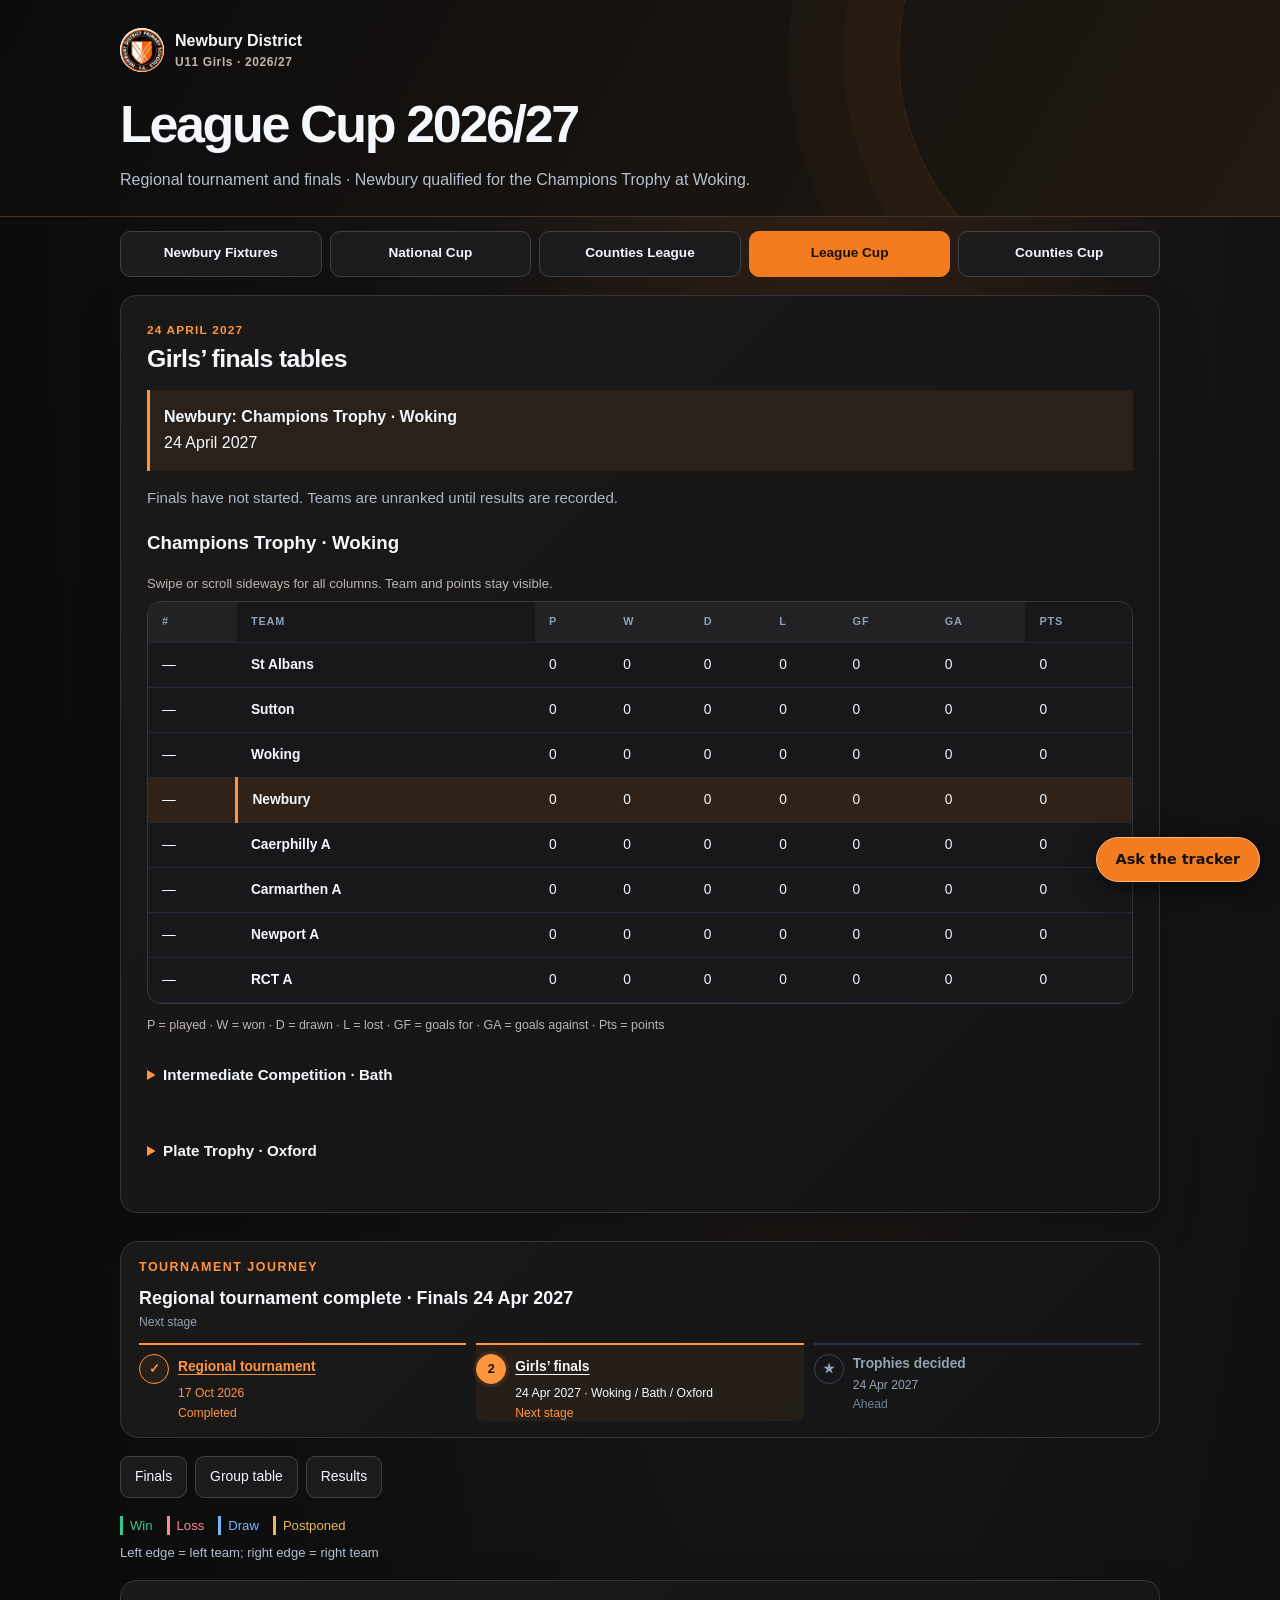
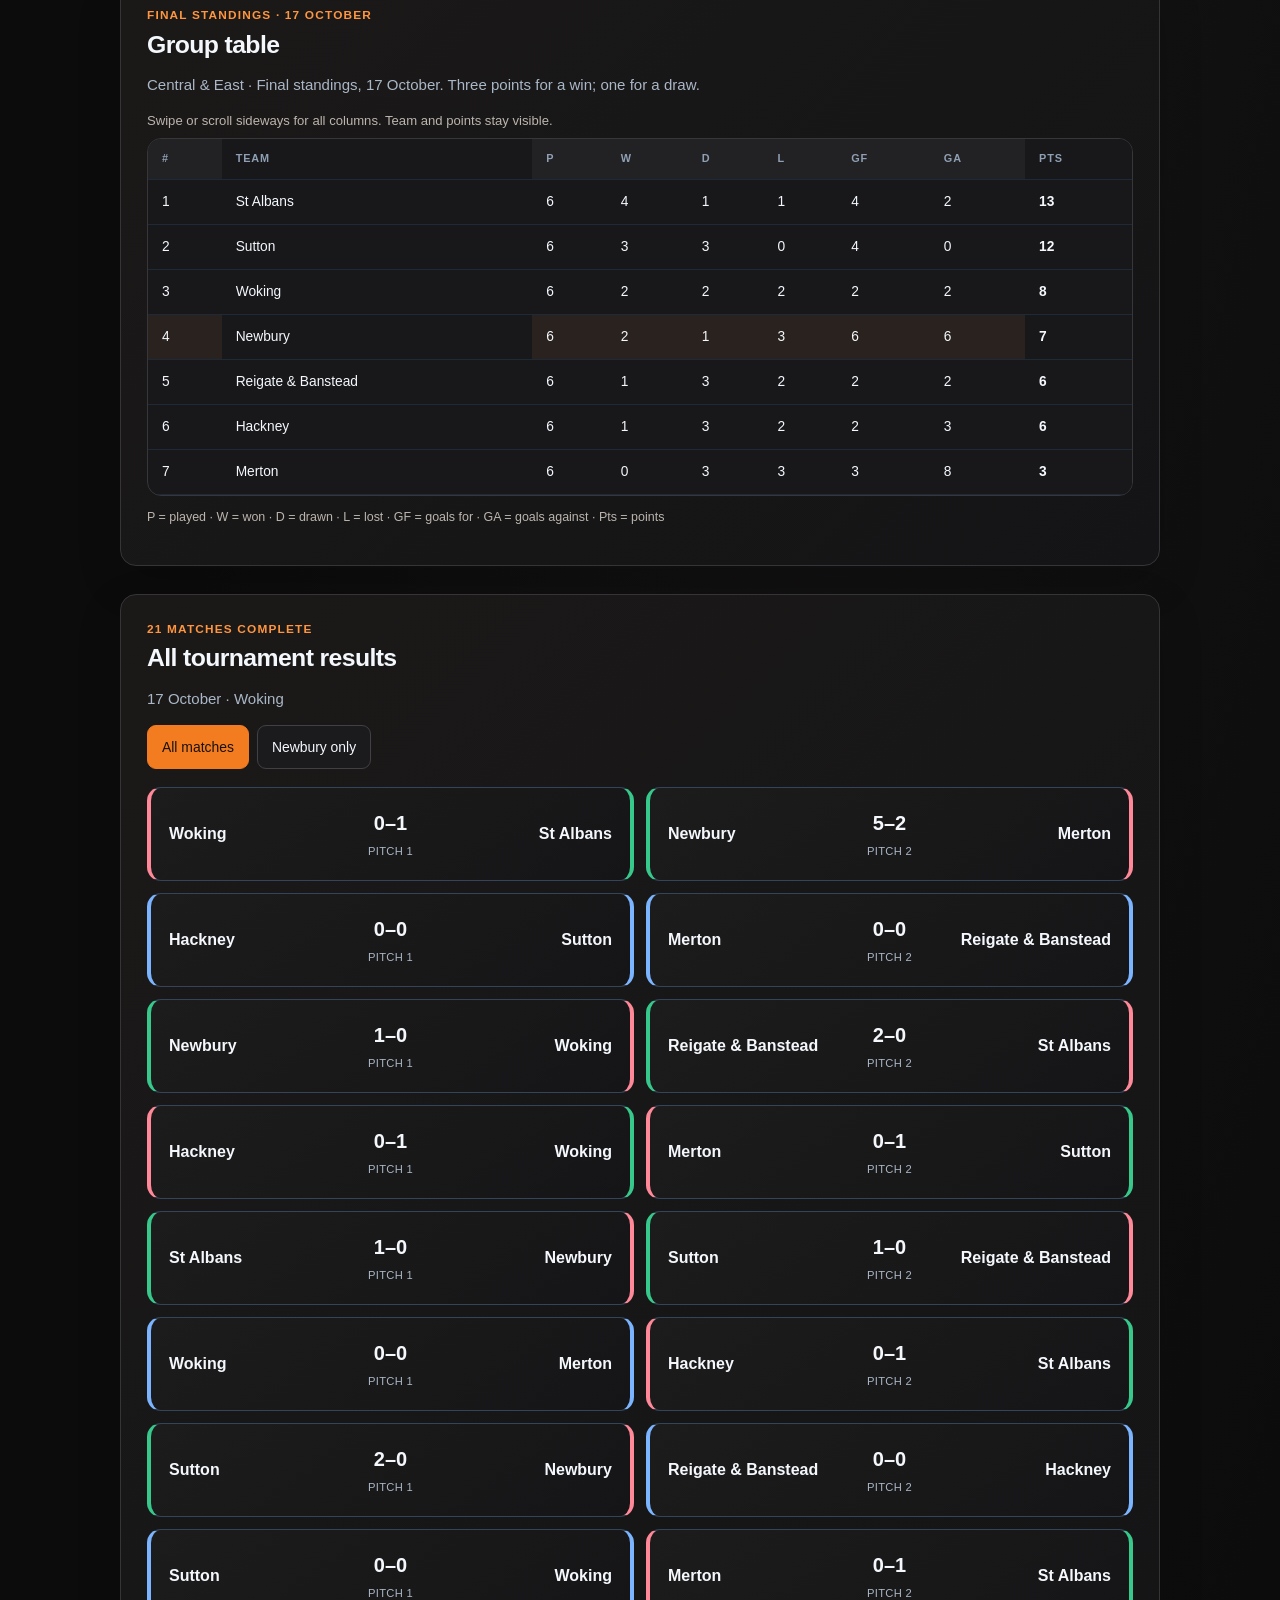
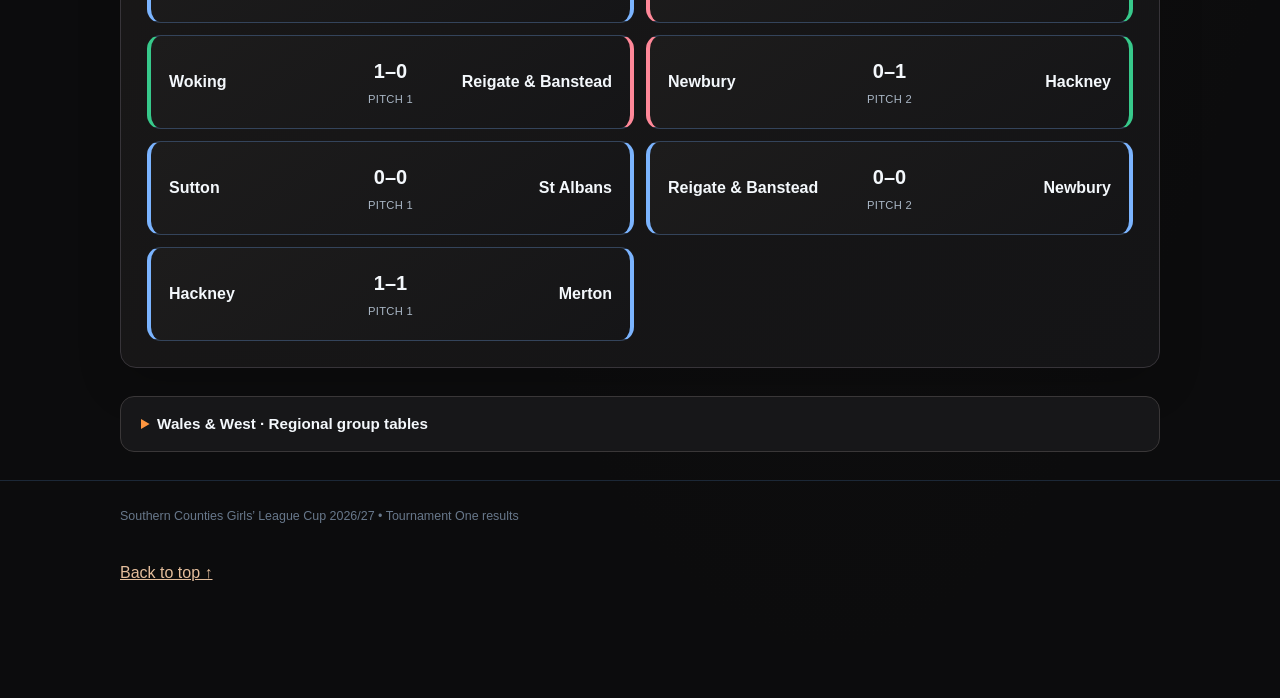
<file: southern-counties-league-cup/index.html>
<!doctype html>
<html lang="en"><head><meta charset="utf-8"><meta name="viewport" content="width=device-width,initial-scale=1">
<title>Southern Counties Girls’ League Cup 2026/27 — Final Results</title><link rel="stylesheet" href="styles.css"><style>@media(max-width:650px){.competition-nav{grid-template-columns:repeat(2,minmax(0,1fr))!important}.competition-nav a{font-size:.78rem!important;padding:11px 5px!important}}</style><link rel="stylesheet" href="../competition-progress.css?v=20261121-newbury"><script defer src="../competition-progress.js?v=20261121-usability"></script><link rel="stylesheet" href="../match-outcomes.css?v=20261121-white-edges"><script src="../match-outcomes.js?v=20261121-white-edges"></script><link rel="stylesheet" href="../usability.css?v=20261121-newbury"><script defer src="../usability.js?v=20261121"></script><link rel="icon" type="image/png" href="../assets/newbury-district-crest.png"><link rel="stylesheet" href="../newbury-brand.css?v=20261121"><style>.finals-table-section{margin:20px 0 0}.finals-table-section>summary{margin-bottom:12px}.finals-table-section tbody th{top:auto;font-size:.86rem;text-transform:none;letter-spacing:0;color:#f4f8fc;position:sticky;left:0;z-index:1}.finals-table-section .newbury-finals-row>*{background:#302217!important;color:#f4f8fc}.finals-table-section .newbury-finals-row th{border-left:3px solid #ff963f}</style><link rel="stylesheet" href="../ask-tracker.css?v=20261122"><script defer src="../ask-tracker-engine.js?v=20261122"></script><script defer src="../ask-tracker.js?v=20261122"></script></head>
<body id="top"><a class="skip-link" href="#main-content">Skip to content</a><header class="hero"><div class="wrap"><a class="club-identity" href="../newbury-fixtures/"><img src="../assets/newbury-district-crest.png" width="44" height="44" alt="Newbury District Primary Schools FA crest"><span>Newbury District<small>U11 Girls · 2026/27</small></span></a><h1>League Cup 2026/27</h1><p>Regional tournament and finals · Newbury qualified for the Champions Trophy at Woking.</p></div></header>
<nav class="competition-nav" aria-label="Main navigation"><a href="../newbury-fixtures/">Newbury Fixtures</a><a href="../national-ko/">National Cup</a><a href="../southern-counties-league/">Counties League</a><a href="../southern-counties-league-cup/" aria-current="page">League Cup</a><a href="../southern-counties-cup/">Counties Cup</a></nav>
<main class="wrap" id="main-content"><section id="finals-section" class="model"><div class="section-title stacked-heading"><span class="section-kicker">24 APRIL 2027</span><h2>Girls’ finals tables</h2></div><p class="finals-highlight"><strong>Newbury: Champions Trophy · Woking</strong><br>24 April 2027</p><p class="muted">Finals have not started. Teams are unranked until results are recorded.</p><div id="finals-allocations"></div></section><section class="competition-progress" data-competition-progress="league-cup" data-progress-feed="data.json" aria-label="Competition progress"><h2>Tournament journey</h2><p class="progress-summary">Loading…</p></section><nav class="page-jumps" aria-label="On this page"><a href="#finals-section">Finals</a><a href="#standings-section">Group table</a><a href="#results-section">Results</a></nav><div class="outcome-key" aria-label="Result colours"><span class="key-win">Win</span><span class="key-loss">Loss</span><span class="key-draw">Draw</span><span class="key-postponed">Postponed</span><span class="key-explanation">Left edge = left team; right edge = right team</span></div><section id="standings-section" class="model"><div class="section-title stacked-heading"><span class="section-kicker">FINAL STANDINGS · 17 OCTOBER</span><h2>Group table</h2></div><p class="muted">Central &amp; East · Final standings, 17 October. Three points for a win; one for a draw.</p><div class="table-wrap"><table><thead><tr><th>#</th><th>Team</th><th>P</th><th>W</th><th>D</th><th>L</th><th>GF</th><th>GA</th><th>Pts</th></tr></thead><tbody id="standings"></tbody></table></div></section><section id="results-section" class="model"><div class="section-title stacked-heading"><span class="section-kicker">21 MATCHES COMPLETE</span><h2>All tournament results</h2></div><p class="muted">17 October · Woking</p><div class="filter-controls" aria-label="Tournament result filter"><button type="button" data-cup-filter="all" aria-pressed="true">All matches</button><button type="button" data-cup-filter="newbury" aria-pressed="false">Newbury only</button></div><div id="fixtures" class="fixtures"></div></section><details class="archive-round"><summary>Wales &amp; West · Regional group tables</summary><section class="model"><div class="section-title stacked-heading"><span class="section-kicker">WALES &amp; WEST · BATH · 17 OCTOBER</span><h2>Four regional group tables</h2></div><div id="bath-groups"></div></section></details></main><footer><div class="wrap">Southern Counties Girls’ League Cup 2026/27 • Tournament One results</div></footer><div class="wrap back-top"><a href="#top">Back to top ↑</a></div>
<script>
fetch('data.json?v=20261114-official-finals').then(r=>{if(!r.ok)throw Error('Data unavailable');return r.json()}).then(d=>{
const allocations=document.getElementById('finals-allocations');
for(const event of d.finals.events){
 const primary=event.teams.includes('Newbury');
 const group=document.createElement(primary?'section':'details');
 group.className='finals-table-section';
 const title=document.createElement(primary?'h3':'summary');
 title.textContent=event.name+' · '+event.location;
 group.appendChild(title);
 const outer=document.createElement('div');outer.className='table-wrap';
 const table=document.createElement('table');table.setAttribute('aria-label',event.name+' finals entrants — not started, unranked');
 const head=document.createElement('thead');head.innerHTML='<tr><th scope="col">#</th><th scope="col">Team</th><th scope="col">P</th><th scope="col">W</th><th scope="col">D</th><th scope="col">L</th><th scope="col">GF</th><th scope="col">GA</th><th scope="col">Pts</th></tr>';
 table.appendChild(head);
 const body=document.createElement('tbody');
 for(const name of event.teams){
  const row=document.createElement('tr');
  if(name==='Newbury')row.className='newbury-finals-row';
  const rank=document.createElement('td');rank.textContent='—';row.appendChild(rank);
  const team=document.createElement('th');team.scope='row';team.textContent=name;row.appendChild(team);
  for(let i=0;i<7;i++){const cell=document.createElement('td');cell.textContent='0';row.appendChild(cell);}
  body.appendChild(row);
 }
 table.appendChild(body);outer.appendChild(table);group.appendChild(outer);allocations.appendChild(group);
}
d.standings.forEach(t=>{let tr=document.createElement('tr');tr.innerHTML='<td>'+t.position+'</td><td>'+t.name+'</td><td>'+t.played+'</td><td>'+t.won+'</td><td>'+t.drawn+'</td><td>'+t.lost+'</td><td>'+t.goals_for+'</td><td>'+t.goals_against+'</td><td><strong>'+t.points+'</strong></td>';if(t.name==='Newbury')tr.style.background='rgba(255,150,63,.08)';document.getElementById('standings').appendChild(tr)});
d.fixtures.forEach(f=>{
 const x=document.createElement('div');x.className='fixture complete';
 const outcome=MatchOutcome.classify(f.home,f.away,f.score.home,f.score.away);
 MatchOutcome.decorate(x,outcome);
 x.innerHTML=MatchOutcome.team(f.home,outcome.home,'home')+'<span class="mid"><strong class="score">'+f.score.home+'–'+f.score.away+'</strong><small>PITCH '+f.pitch+'</small></span>'+MatchOutcome.team(f.away,outcome.away,'away');
 x.dataset.newbury=String(f.home==='Newbury'||f.away==='Newbury');document.getElementById('fixtures').appendChild(x);
});
d.other_region.groups.forEach(g=>{const wrap=document.createElement('div');wrap.style.marginTop='20px';const heading=document.createElement('h3');heading.style.fontSize='1.02rem';heading.textContent='Group '+g.group;wrap.appendChild(heading);const outer=document.createElement('div');outer.className='table-wrap';outer.innerHTML='<table style="min-width:620px"><thead><tr><th>#</th><th>Team</th><th>P</th><th>W</th><th>D</th><th>L</th><th>GF</th><th>GA</th><th>Pts</th></tr></thead><tbody></tbody></table>';const tbody=outer.querySelector('tbody');g.standings.forEach(t=>{const tr=document.createElement('tr');tr.innerHTML='<td>'+t.position+'</td><td>'+t.name+'</td><td>'+t.played+'</td><td>'+t.won+'</td><td>'+t.drawn+'</td><td>'+t.lost+'</td><td>'+t.goals_for+'</td><td>'+t.goals_against+'</td><td><strong>'+t.points+'</strong></td>';tbody.appendChild(tr)});wrap.appendChild(outer);document.getElementById('bath-groups').appendChild(wrap)});
document.dispatchEvent(new Event('cup-ready'));
}).catch(e=>{document.getElementById('fixtures').textContent='Results could not be loaded: '+e.message});
</script></body></html>
</file>
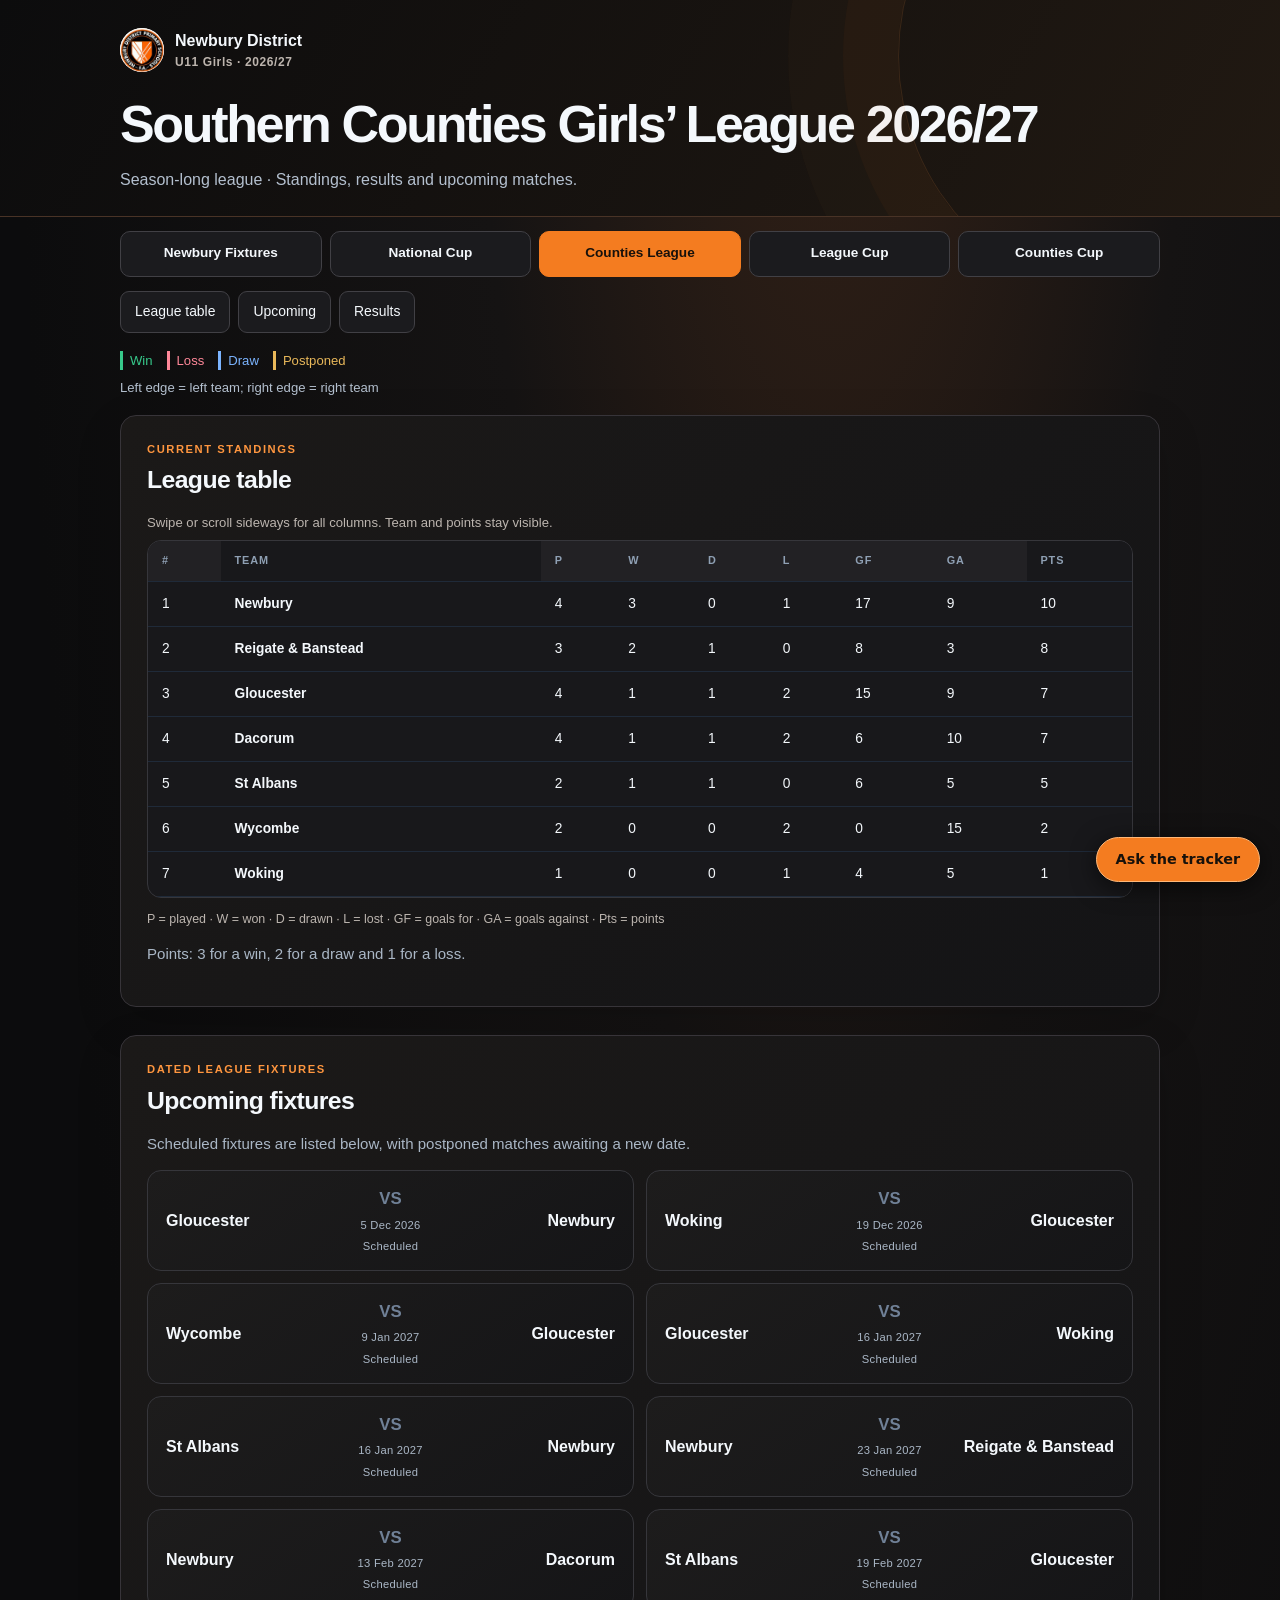
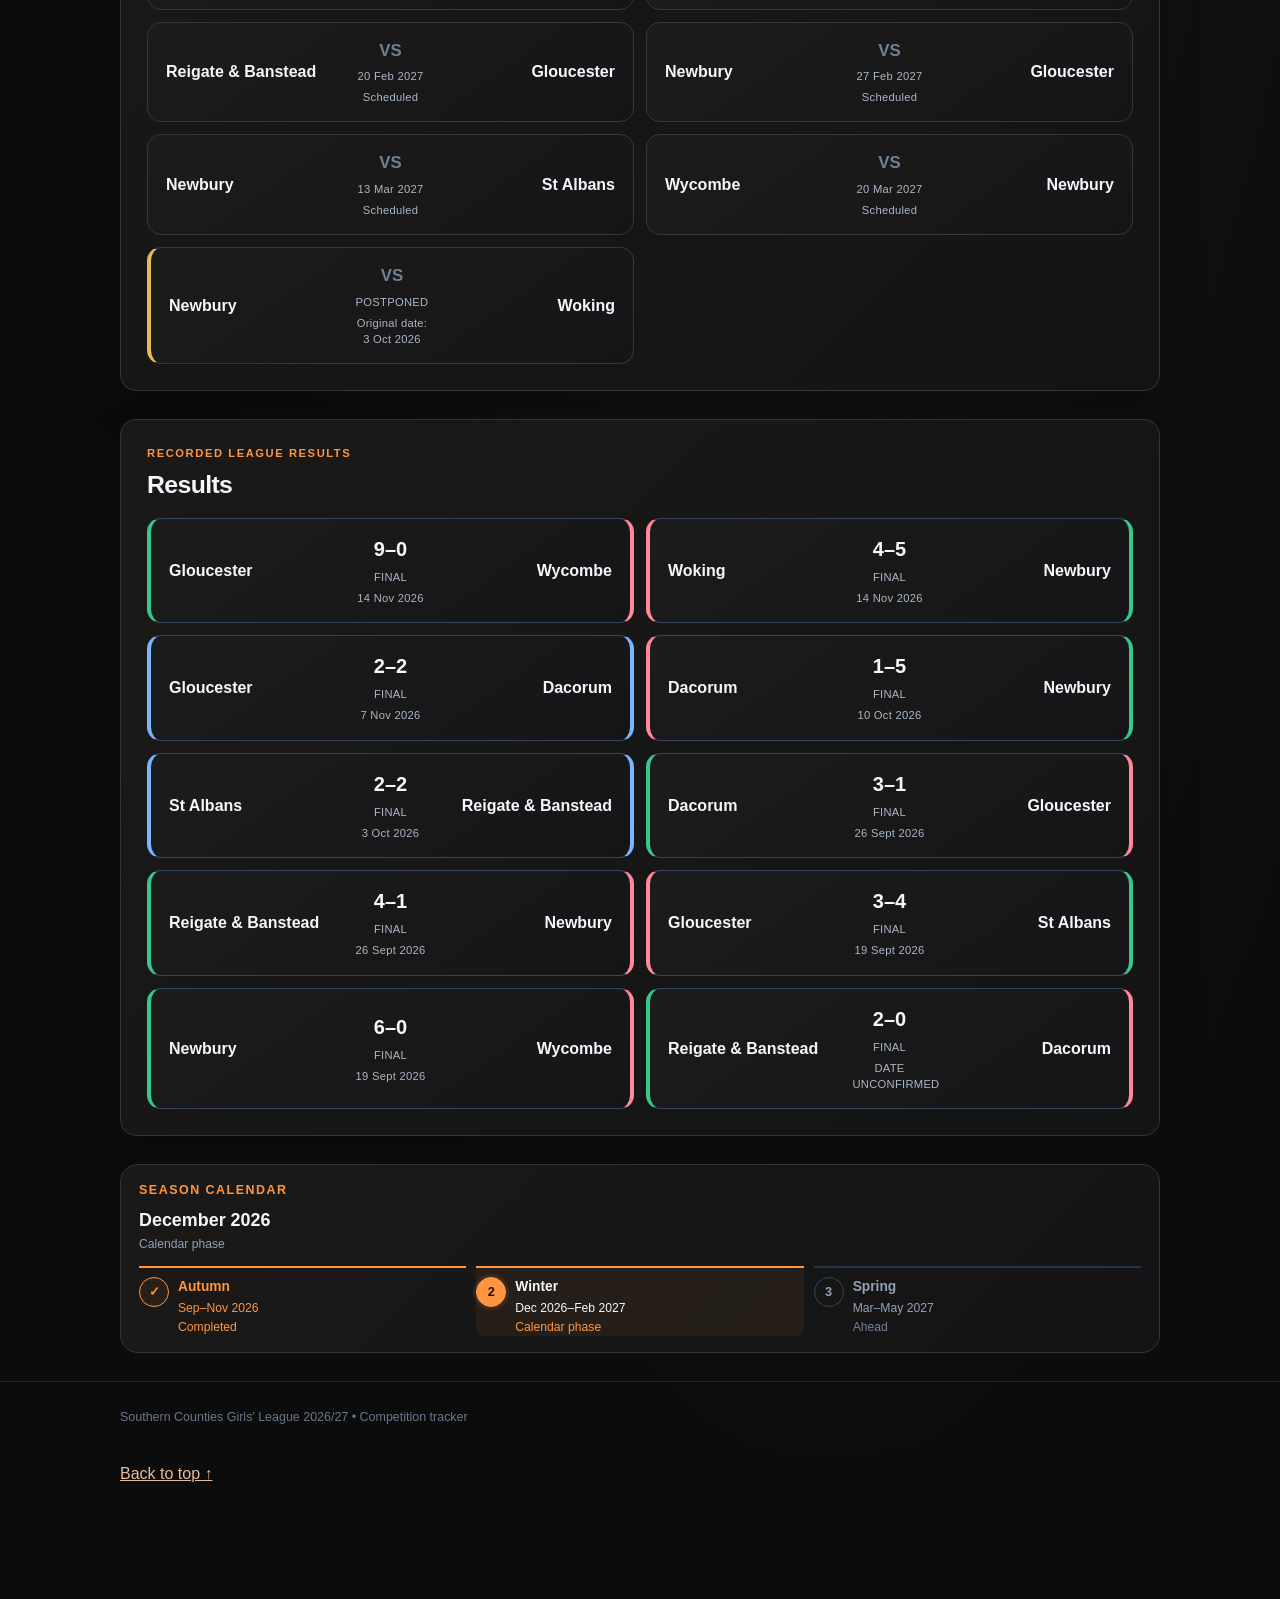
<file: southern-counties-league/index.html>
<!doctype html>
<html lang="en"><head><meta charset="utf-8"><meta name="viewport" content="width=device-width,initial-scale=1">
<title>Southern Counties Girls’ League 2026/27 — Competition Tracker</title><link rel="stylesheet" href="styles.css?v=20261121-newbury"><style>@media(max-width:650px){.competition-nav{grid-template-columns:repeat(2,minmax(0,1fr))!important}.competition-nav a{font-size:.78rem!important;padding:11px 5px!important}}</style><link rel="stylesheet" href="../competition-progress.css?v=20261121-newbury"><script defer src="../competition-progress.js?v=20261121-usability"></script><link rel="stylesheet" href="../match-outcomes.css?v=20261121-white-edges"><script src="../match-outcomes.js?v=20261121-white-edges"></script><link rel="stylesheet" href="../usability.css?v=20261121-newbury"><script defer src="../usability.js?v=20261121"></script><link rel="icon" type="image/png" href="../assets/newbury-district-crest.png"><link rel="stylesheet" href="../newbury-brand.css?v=20261121"><link rel="stylesheet" href="../ask-tracker.css?v=20261122"><script defer src="../ask-tracker-engine.js?v=20261122"></script><script defer src="../ask-tracker.js?v=20261122"></script></head>
<body id="top"><a class="skip-link" href="#main-content">Skip to content</a><header class="hero"><div class="wrap"><a class="club-identity" href="../newbury-fixtures/"><img src="../assets/newbury-district-crest.png" width="44" height="44" alt="Newbury District Primary Schools FA crest"><span>Newbury District<small>U11 Girls · 2026/27</small></span></a><h1>Southern Counties Girls’ League 2026/27</h1><p>Season-long league · Standings, results and upcoming matches.</p></div></header>
<nav class="competition-nav" aria-label="Main navigation"><a href="../newbury-fixtures/">Newbury Fixtures</a><a href="../national-ko/">National Cup</a><a href="../southern-counties-league/" aria-current="page">Counties League</a><a href="../southern-counties-league-cup/">League Cup</a><a href="../southern-counties-cup/">Counties Cup</a></nav>
<main class="wrap" id="main-content"><nav class="page-jumps" aria-label="On this page"><a href="#standings-section">League table</a><a href="#upcoming-section">Upcoming</a><a href="#results-section">Results</a></nav><div class="outcome-key" aria-label="Result colours"><span class="key-win">Win</span><span class="key-loss">Loss</span><span class="key-draw">Draw</span><span class="key-postponed">Postponed</span><span class="key-explanation">Left edge = left team; right edge = right team</span></div><section id="standings-section" class="model"><div class="section-title stacked-heading" style="display:flex;flex-direction:column;align-items:flex-start;justify-content:flex-start;gap:0;margin-bottom:18px"><span class="section-kicker" style="display:block;align-self:flex-start;padding:0;color:#ff963f;font-size:.7rem;font-weight:800;letter-spacing:.14em;text-transform:uppercase;line-height:1.4">Current standings</span><h2 style="display:block;align-self:flex-start;text-align:left;width:100%;margin:8px 0 0;line-height:1.2">League table</h2></div><div class="table-wrap"><table><thead><tr><th>#</th><th>Team</th><th>P</th><th>W</th><th>D</th><th>L</th><th>GF</th><th>GA</th><th>Pts</th></tr></thead><tbody id="table"></tbody></table></div><p class="muted">Points: 3 for a win, 2 for a draw and 1 for a loss.</p></section><section id="upcoming-section" class="model"><div class="section-title stacked-heading" style="display:flex;flex-direction:column;align-items:flex-start;justify-content:flex-start;gap:0;margin-bottom:18px"><span class="section-kicker" style="display:block;align-self:flex-start;padding:0;color:#ff963f;font-size:.7rem;font-weight:800;letter-spacing:.14em;text-transform:uppercase;line-height:1.4">Dated league fixtures</span><h2 style="display:block;align-self:flex-start;text-align:left;width:100%;margin:8px 0 0;line-height:1.2">Upcoming fixtures</h2></div><p class="muted">Scheduled fixtures are listed below, with postponed matches awaiting a new date.</p><div id="upcoming" class="fixtures"></div></section><section id="results-section" class="model"><div class="section-title stacked-heading" style="display:flex;flex-direction:column;align-items:flex-start;justify-content:flex-start;gap:0;margin-bottom:18px"><span class="section-kicker" style="display:block;align-self:flex-start;padding:0;color:#ff963f;font-size:.7rem;font-weight:800;letter-spacing:.14em;text-transform:uppercase;line-height:1.4">Recorded league results</span><h2 style="display:block;align-self:flex-start;text-align:left;width:100%;margin:8px 0 0;line-height:1.2">Results</h2></div><div id="results" class="fixtures"></div></section><section class="competition-progress" data-competition-progress="league" data-progress-feed="data.json" aria-label="Season calendar"><h2>Season calendar</h2><p class="progress-summary">Loading…</p></section></main><footer><div class="wrap">Southern Counties Girls’ League 2026/27 • Competition tracker</div></footer><div class="wrap back-top"><a href="#top">Back to top ↑</a></div>
<script>
fetch('data.json?v=20261121-recorded-results').then(r=>{if(!r.ok)throw new Error('League data HTTP '+r.status);return r.json()}).then(d=>{
 const tb=document.getElementById('table');d.standings.forEach((x,i)=>{let tr=document.createElement('tr');tr.innerHTML='<td>'+(i+1)+'</td><td><strong>'+x[0]+'</strong></td>'+x.slice(1).map(v=>'<td>'+v+'</td>').join('');tb.appendChild(tr)});

 const up=document.getElementById('upcoming');
 const shortDate=new Intl.DateTimeFormat('en-GB',{day:'numeric',month:'short',year:'numeric',timeZone:'UTC'});
 const upcoming=[...d.upcoming].sort((a,b)=>(a[2]??'9999').localeCompare(b[2]??'9999')||a[0].localeCompare(b[0]));
 for(const [home,away,date,status,note] of upcoming){
  const el=document.createElement('div');el.className='fixture';
  const dateLabel=date?shortDate.format(new Date(date)):status.toUpperCase();
  el.innerHTML='<span class="team home">'+home+'</span><span class="mid"><strong class="vs">VS</strong><small>'+dateLabel+'</small><small>'+(note??(date?status:'Date TBC'))+'</small></span><span class="team away">'+away+'</span>';
  if(status==='Postponed')el.classList.add('outcome-postponed');
  up.appendChild(el);
 }
 const rs=document.getElementById('results');
 const formatDate=new Intl.DateTimeFormat('en-GB',{day:'numeric',month:'short',year:'numeric',timeZone:'UTC'});
 for(const [home,homeScore,awayScore,away,date] of [...d.results].sort((a,b)=>(b[4]??'').localeCompare(a[4]??''))){
  const card=document.createElement('div');card.className='fixture complete';
  const outcome=MatchOutcome.classify(home,away,homeScore,awayScore);
  MatchOutcome.decorate(card,outcome);
  card.innerHTML=MatchOutcome.team(home,outcome.home,'home')+'<span class="mid"><strong class="score">'+homeScore+'–'+awayScore+'</strong><small>FINAL</small><small style="color:#93a1b3;margin-top:5px">'+(date?formatDate.format(new Date(date)):'DATE UNCONFIRMED')+'</small></span>'+MatchOutcome.team(away,outcome.away,'away');
  rs.appendChild(card);
 }

});
</script>
</body></html>
</file>
<file: league-cup-preview/styles.css>
:root{--bg:#070b12;--panel:#101722;--panel2:#151e2b;--line:#263448;--text:#f4f8fc;--muted:#93a1b3;--blue:#2878ff;--cyan:#35d6ff;--green:#37c98b}*{box-sizing:border-box}html{scroll-behavior:smooth}body{margin:0;background:radial-gradient(circle at 55% -15%,#162a49 0,#0b1320 28%,var(--bg) 62%);color:var(--text);font-family:Inter,ui-sans-serif,-apple-system,BlinkMacSystemFont,"Segoe UI",Arial,sans-serif;line-height:1.45}.wrap{max-width:1080px;margin:auto;padding:0 20px}.hero{position:relative;overflow:hidden;background:linear-gradient(125deg,#060a11 12%,#101d31 100%);border-bottom:1px solid #23354d;padding:52px 0 46px}.hero:after{content:"";position:absolute;right:-110px;top:-190px;width:490px;height:490px;border:1px solid rgba(53,214,255,.15);border-radius:50%;box-shadow:0 0 0 55px rgba(40,120,255,.035),0 0 0 110px rgba(53,214,255,.018)}.eyebrow,.tag{color:var(--cyan);font-size:.76rem;font-weight:850;letter-spacing:.15em}.hero h1{max-width:820px;font-size:clamp(2.4rem,6.5vw,4.8rem);line-height:1.02;letter-spacing:-.045em;margin:.16em 0}.hero p{color:#b4c0cf;font-size:1.05rem;margin-bottom:0}main{padding-top:24px}section{margin:0 0 28px}.stat-strip{display:grid;grid-template-columns:repeat(4,1fr);background:linear-gradient(135deg,#111a27,#0c131d);border:1px solid var(--line);border-radius:15px;overflow:hidden;box-shadow:0 16px 45px rgba(0,0,0,.2)}.stat{padding:20px 22px;border-right:1px solid var(--line)}.stat:last-child{border-right:0}.stat strong{display:block;font-size:1.65rem;line-height:1;color:#fff;letter-spacing:-.035em}.stat span{display:block;margin-top:7px;color:#8291a4;font-size:.7rem;text-transform:uppercase;letter-spacing:.09em}.journey{background:rgba(16,23,34,.9);border:1px solid var(--line);border-radius:16px;padding:18px 20px;box-shadow:0 16px 45px rgba(0,0,0,.16)}.journey-head{display:flex;justify-content:space-between;align-items:center;margin-bottom:16px}.journey-head span{font-size:.7rem;letter-spacing:.14em;font-weight:800;color:var(--cyan)}.journey-head small{color:var(--muted)}.stages{display:flex;align-items:center;justify-content:space-between}.stages i{height:1px;background:#2b3a4e;flex:1;min-width:8px}.stage{text-align:center;color:#6f7f92;min-width:48px}.stage strong{display:grid;place-items:center;margin:auto;width:42px;height:42px;border:1px solid #304159;border-radius:50%;font-size:.92rem;background:#0a1019}.stage span{display:block;margin-top:6px;font-size:.67rem;text-transform:uppercase;letter-spacing:.05em}.stage.active strong{border-color:var(--cyan);color:#fff;background:rgba(40,120,255,.18);box-shadow:0 0 24px rgba(53,214,255,.13)}.stage.active span,.stage.trophy strong{color:var(--cyan)}.model,.sources{background:rgba(16,23,34,.92);border:1px solid var(--line);border-radius:16px;padding:26px;box-shadow:0 15px 40px rgba(0,0,0,.14)}.section-title{display:flex;align-items:end;justify-content:space-between;gap:16px}.section-title h2,.model h2,.sources h2{letter-spacing:-.025em}.section-title span{color:#8291a4;font-size:.85rem}.muted{color:#aab7c6;max-width:800px}.bars{display:grid;gap:7px;margin-top:22px}.bar{display:grid;grid-template-columns:28px minmax(125px,180px) 1fr 62px;gap:11px;align-items:center;font-size:.84rem;min-height:25px}.bar-rank{color:#647489;text-align:right;font-variant-numeric:tabular-nums}.bar-team{white-space:nowrap;overflow:hidden;text-overflow:ellipsis;font-weight:600}.track{height:12px;background:#202c3c;border-radius:999px;overflow:hidden}.fill{display:block!important;height:100%;background:linear-gradient(90deg,var(--blue),var(--cyan))!important;border-radius:999px;min-width:3px;box-shadow:0 0 12px rgba(53,214,255,.18)}.bar strong{text-align:right;font-variant-numeric:tabular-nums}.note{color:#7e8da0;font-size:.78rem;margin-top:18px;padding-top:14px;border-top:1px solid #233044}.fixtures{display:grid;grid-template-columns:repeat(2,minmax(0,1fr));gap:12px}.fixture{display:grid;grid-template-columns:1fr 74px 1fr;align-items:center;gap:8px;min-height:94px;padding:16px 18px;background:linear-gradient(145deg,#121b28,#0d141e);border:1px solid var(--line);border-radius:14px;transition:transform .2s,border-color .2s}.fixture:hover{transform:translateY(-2px);border-color:#3b526d}.fixture.complete{border-color:rgba(55,201,139,.55)}.team{font-weight:700;line-height:1.2}.team.away{text-align:right}.mid{text-align:center}.mid strong{display:block;color:var(--green);font-size:1.05rem}.mid small{display:block;margin-top:5px;color:#657589;font-size:.56rem;letter-spacing:.09em}.vs{color:#708197!important}.score{font-size:1.25rem!important}.table-wrap{overflow:auto;border:1px solid var(--line);border-radius:14px;background:#0d141e}table{border-collapse:collapse;width:100%;min-width:760px}th,td{padding:12px 14px;text-align:left;border-bottom:1px solid #1f2a39}th{background:#121b28;color:#8fa0b4;font-size:.68rem;text-transform:uppercase;letter-spacing:.08em;position:sticky;top:0}td{font-size:.86rem}tbody tr:hover{background:#121c29}td:last-child{font-variant-numeric:tabular-nums}.sources p{color:#a5b2c1;font-size:.9rem}.sources strong{color:#fff}footer{border-top:1px solid #1c2837;color:#68788b;padding:26px 0;margin-top:46px;font-size:.78rem}@media(max-width:700px){.wrap{padding:0 15px}.hero{padding:36px 0 32px}.hero h1{font-size:2.65rem}.hero p{font-size:.94rem}.stat-strip{grid-template-columns:repeat(2,1fr)}.stat{padding:16px 18px;border-bottom:1px solid var(--line)}.stat:nth-child(2){border-right:0}.stat:nth-child(3),.stat:nth-child(4){border-bottom:0}.stat strong{font-size:1.35rem}.journey{padding:15px 12px}.journey-head small{display:none}.stage{min-width:34px}.stage strong{width:34px;height:34px;font-size:.76rem}.stage span{font-size:.52rem}.stages i{min-width:3px}.model{padding:18px 14px}.bars{gap:9px}.bar{grid-template-columns:20px 88px minmax(70px,1fr) 50px;gap:6px;font-size:.72rem;min-height:22px}.track{height:10px}.fixtures{grid-template-columns:1fr}.fixture{min-height:86px;padding:14px 12px;grid-template-columns:1fr 66px 1fr}.section-title{align-items:flex-start}.section-title h2{margin-top:0;font-size:1.55rem}.section-title span{padding-top:5px;font-size:.72rem}.sources{padding:20px 17px}}.insight{background:linear-gradient(145deg,rgba(17,28,43,.96),rgba(12,19,29,.96));border:1px solid var(--line);border-radius:16px;padding:26px;box-shadow:0 15px 40px rgba(0,0,0,.14)}.insight-head{max-width:820px}.kicker{color:var(--cyan);font-size:.7rem;font-weight:800;letter-spacing:.14em}.insight h2{margin:.35rem 0 .45rem;font-size:1.7rem;letter-spacing:-.025em}.insight-head p,.insight article p{color:#aab7c6}.leaders{display:grid;grid-template-columns:repeat(3,1fr);gap:12px;margin-top:20px}.leaders article{background:#0c141f;border:1px solid #26364a;border-radius:13px;padding:17px}.leader-top{display:grid;grid-template-columns:auto 1fr auto;align-items:center;gap:9px;padding-bottom:12px;border-bottom:1px solid #223044}.leader-top .rank{color:#62758b;font-size:.72rem}.leader-top strong{font-size:1.02rem}.leader-top b{color:var(--cyan);font-size:.92rem}.leaders article p{font-size:.82rem;line-height:1.55;margin:12px 0 0}.leaders article p strong{color:#eaf5ff}.insight-note{margin:18px 0 0;padding-top:14px;border-top:1px solid #233044;color:#7e8da0!important;font-size:.78rem}.stage span{max-width:88px;margin-left:auto;margin-right:auto;line-height:1.15}.stages i{margin:0 3px}@media(max-width:700px){.journey{padding:18px 14px}.journey-head{margin-bottom:18px}.journey-head small{display:block;font-size:.68rem}.stages{display:grid;grid-template-columns:1fr;gap:0}.stages i{width:1px;height:16px;min-width:0;background:#2b3a4e;margin:0 0 0 18px}.stage{display:grid;grid-template-columns:38px 1fr;align-items:center;gap:12px;min-width:0;text-align:left}.stage strong{width:38px;height:38px;margin:0}.stage span{display:block;margin:0;max-width:none;font-size:.68rem;text-align:left;letter-spacing:.04em}.leaders{grid-template-columns:1fr}.insight{padding:20px 16px}.insight h2{font-size:1.45rem}.leaders article{padding:15px}.leader-top{grid-template-columns:30px 1fr auto}}.insight{background:linear-gradient(145deg,rgba(17,28,43,.96),rgba(12,19,29,.96));border:1px solid var(--line);border-radius:16px;padding:26px;box-shadow:0 15px 40px rgba(0,0,0,.14)}.insight-head{max-width:820px}.kicker{color:var(--cyan);font-size:.7rem;font-weight:800;letter-spacing:.14em}.insight h2{margin:.35rem 0 .45rem;font-size:1.7rem;letter-spacing:-.025em}.insight-head p,.leaders p{color:#aab7c6}.leaders{display:grid;grid-template-columns:repeat(3,1fr);gap:12px;margin-top:20px}.leaders article{background:#0c141f;border:1px solid #26364a;border-radius:13px;padding:17px}.leader-top{display:grid;grid-template-columns:30px 1fr auto;align-items:center;gap:8px;padding-bottom:12px;border-bottom:1px solid #223044}.leader-top span{color:#62758b;font-size:.72rem}.leader-top b{color:var(--cyan)}.leaders p{font-size:.82rem;line-height:1.55;margin:12px 0 0}.insight-note{margin:18px 0 0;padding-top:14px;border-top:1px solid #233044;color:#7e8da0!important;font-size:.78rem}.stage span{max-width:90px;margin-left:auto;margin-right:auto;line-height:1.15}@media(max-width:700px){.journey-head small{display:block;font-size:.68rem}.stages{display:grid;grid-template-columns:1fr}.stages i{width:1px;height:14px;min-width:0;margin:0 0 0 18px}.stage{display:grid;grid-template-columns:38px 1fr;align-items:center;gap:12px;min-width:0;text-align:left}.stage strong{width:38px;height:38px;margin:0}.stage span{margin:0;max-width:none;font-size:.68rem;text-align:left}.leaders{grid-template-columns:1fr}.insight{padding:20px 16px}.insight h2{font-size:1.45rem}}.update-status{display:grid;grid-template-columns:auto 1fr;gap:5px 18px;align-items:center;background:#0c141f;border:1px solid var(--line);border-radius:14px;padding:17px 20px}.update-status span{grid-row:1/3;color:var(--cyan);font-size:.66rem;font-weight:800;letter-spacing:.13em}.update-status strong{font-size:.88rem}.update-status p{margin:0;color:#7f8fa2;font-size:.76rem}@media(max-width:700px){.update-status{grid-template-columns:1fr;gap:6px;padding:16px}.update-status span{grid-row:auto}.update-status p{line-height:1.45}}
/* Unified cyan eyebrow labels above section headings */
.section-title.stacked-heading{display:flex;flex-direction:column;align-items:flex-start;justify-content:flex-start;gap:0;margin-bottom:18px}
.section-title.stacked-heading .section-kicker{display:block;padding:0;color:var(--cyan);font-size:.7rem;font-weight:800;letter-spacing:.14em;text-transform:uppercase;line-height:1.4}
.section-title.stacked-heading h2{margin:8px 0 0;line-height:1.2}

/* Shared 2026/27 competition tracker visual system */
.competition-nav{margin-top:16px!important;margin-bottom:0!important}
.competition-nav a{font-family:inherit;line-height:1.35;min-height:48px;display:flex!important;align-items:center;justify-content:center}
main.wrap>section{margin-top:26px}
main.wrap>section.journey{margin-top:0}
main.wrap>section.model,main.wrap>section.fixtures.round-one,main.wrap>section.fixtures.round-two{background:rgba(16,23,34,.9);border:1px solid var(--line);border-radius:16px;padding:26px;box-shadow:0 16px 45px rgba(0,0,0,.16)}
.section-title.stacked-heading{display:flex;flex-direction:column;align-items:flex-start;justify-content:flex-start;gap:0;margin-bottom:18px}
.section-title.stacked-heading .section-kicker{display:block;padding:0;color:var(--cyan);font-size:.7rem;font-weight:800;letter-spacing:.14em;text-transform:uppercase;line-height:1.4}
.section-title.stacked-heading h2{display:block;align-self:flex-start;text-align:left;width:100%;margin:8px 0 0;line-height:1.2;font-size:1.55rem}
@media(max-width:700px){main.wrap>section{margin-top:20px}main.wrap>section.model,main.wrap>section.fixtures.round-one,main.wrap>section.fixtures.round-two{padding:20px 16px}.section-title.stacked-heading h2{font-size:1.45rem}.competition-nav a{font-size:.86rem!important}}

/* League Cup preview only */
.leaders .leader-top{display:grid;grid-template-columns:30px 1fr auto}.stage{min-width:60px}.fixture{min-width:0}.fixture .team{overflow-wrap:anywhere}.section-title.stacked-heading .section-kicker{color:#35d6ff}.sources p{line-height:1.6}@media(max-width:700px){.stages{display:grid;grid-template-columns:1fr}.stage{min-width:0}.fixture .team{font-size:.83rem}}
</file>
<file: styles.css>
:root{--bg:#070b12;--panel:#101722;--panel2:#151e2b;--line:#263448;--text:#f4f8fc;--muted:#93a1b3;--blue:#f47c20;--cyan:#ff963f;--green:#37c98b}*{box-sizing:border-box}html{scroll-behavior:smooth}body{margin:0;background:radial-gradient(circle at 55% -15%,#162a49 0,#0b1320 28%,var(--bg) 62%);color:var(--text);font-family:Inter,ui-sans-serif,-apple-system,BlinkMacSystemFont,"Segoe UI",Arial,sans-serif;line-height:1.45}.wrap{max-width:1080px;margin:auto;padding:0 20px}.hero{position:relative;overflow:hidden;background:linear-gradient(125deg,#060a11 12%,#101d31 100%);border-bottom:1px solid #23354d;padding:52px 0 46px}.hero:after{content:"";position:absolute;right:-110px;top:-190px;width:490px;height:490px;border:1px solid rgba(255,150,63,.15);border-radius:50%;box-shadow:0 0 0 55px rgba(244,124,32,.035),0 0 0 110px rgba(255,150,63,.018)}.eyebrow,.tag{color:var(--cyan);font-size:.76rem;font-weight:850;letter-spacing:.15em}.hero h1{max-width:820px;font-size:clamp(2.4rem,6.5vw,4.8rem);line-height:1.02;letter-spacing:-.045em;margin:.16em 0}.hero p{color:#b4c0cf;font-size:1.05rem;margin-bottom:0}main{padding-top:24px}section{margin:0 0 28px}.stat-strip{display:grid;grid-template-columns:repeat(4,1fr);background:linear-gradient(135deg,#111a27,#0c131d);border:1px solid var(--line);border-radius:15px;overflow:hidden;box-shadow:0 16px 45px rgba(0,0,0,.2)}.stat{padding:20px 22px;border-right:1px solid var(--line)}.stat:last-child{border-right:0}.stat strong{display:block;font-size:1.65rem;line-height:1;color:#fff;letter-spacing:-.035em}.stat span{display:block;margin-top:7px;color:#8291a4;font-size:.7rem;text-transform:uppercase;letter-spacing:.09em}.journey{background:rgba(16,23,34,.9);border:1px solid var(--line);border-radius:16px;padding:18px 20px;box-shadow:0 16px 45px rgba(0,0,0,.16)}.journey-head{display:flex;justify-content:space-between;align-items:center;margin-bottom:16px}.journey-head span{font-size:.7rem;letter-spacing:.14em;font-weight:800;color:var(--cyan)}.journey-head small{color:var(--muted)}.stages{display:flex;align-items:center;justify-content:space-between}.stages i{height:1px;background:#2b3a4e;flex:1;min-width:8px}.stage{text-align:center;color:#6f7f92;min-width:48px}.stage strong{display:grid;place-items:center;margin:auto;width:42px;height:42px;border:1px solid #304159;border-radius:50%;font-size:.92rem;background:#0a1019}.stage span{display:block;margin-top:6px;font-size:.67rem;text-transform:uppercase;letter-spacing:.05em}.stage.active strong{border-color:var(--cyan);color:#fff;background:rgba(244,124,32,.18);box-shadow:0 0 24px rgba(255,150,63,.13)}.stage.active span,.stage.trophy strong{color:var(--cyan)}.model,.sources{background:rgba(16,23,34,.92);border:1px solid var(--line);border-radius:16px;padding:26px;box-shadow:0 15px 40px rgba(0,0,0,.14)}.section-title{display:flex;align-items:end;justify-content:space-between;gap:16px}.section-title h2,.model h2,.sources h2{letter-spacing:-.025em}.section-title span{color:#8291a4;font-size:.85rem}.muted{color:#aab7c6;max-width:800px}.bars{display:grid;gap:7px;margin-top:22px}.bar{display:grid;grid-template-columns:28px minmax(125px,180px) 1fr 62px;gap:11px;align-items:center;font-size:.84rem;min-height:25px}.bar-rank{color:#647489;text-align:right;font-variant-numeric:tabular-nums}.bar-team{white-space:nowrap;overflow:hidden;text-overflow:ellipsis;font-weight:600}.track{height:12px;background:#202c3c;border-radius:999px;overflow:hidden}.fill{display:block!important;height:100%;background:linear-gradient(90deg,var(--blue),var(--cyan))!important;border-radius:999px;min-width:3px;box-shadow:0 0 12px rgba(255,150,63,.18)}.bar strong{text-align:right;font-variant-numeric:tabular-nums}.note{color:#7e8da0;font-size:.78rem;margin-top:18px;padding-top:14px;border-top:1px solid #233044}.fixtures{display:grid;grid-template-columns:repeat(2,minmax(0,1fr));gap:12px}.fixture{display:grid;grid-template-columns:1fr 74px 1fr;align-items:center;gap:8px;min-height:94px;padding:16px 18px;background:linear-gradient(145deg,#121b28,#0d141e);border:1px solid var(--line);border-radius:14px;transition:transform .2s,border-color .2s}.fixture:hover{transform:translateY(-2px);border-color:#3b526d}.fixture.complete{border-color:rgba(55,201,139,.55)}.team{font-weight:700;line-height:1.2}.team.away{text-align:right}.mid{text-align:center}.mid strong{display:block;color:var(--green);font-size:1.05rem}.mid small{display:block;margin-top:5px;color:#657589;font-size:.56rem;letter-spacing:.09em}.vs{color:#708197!important}.score{font-size:1.25rem!important}.table-wrap{overflow:auto;border:1px solid var(--line);border-radius:14px;background:#0d141e}table{border-collapse:collapse;width:100%;min-width:760px}th,td{padding:12px 14px;text-align:left;border-bottom:1px solid #1f2a39}th{background:#121b28;color:#8fa0b4;font-size:.68rem;text-transform:uppercase;letter-spacing:.08em;position:sticky;top:0}td{font-size:.86rem}tbody tr:hover{background:#121c29}td:last-child{font-variant-numeric:tabular-nums}.sources p{color:#a5b2c1;font-size:.9rem}.sources strong{color:#fff}footer{border-top:1px solid #1c2837;color:#68788b;padding:26px 0;margin-top:46px;font-size:.78rem}@media(max-width:700px){.wrap{padding:0 15px}.hero{padding:36px 0 32px}.hero h1{font-size:2.65rem}.hero p{font-size:.94rem}.stat-strip{grid-template-columns:repeat(2,1fr)}.stat{padding:16px 18px;border-bottom:1px solid var(--line)}.stat:nth-child(2){border-right:0}.stat:nth-child(3),.stat:nth-child(4){border-bottom:0}.stat strong{font-size:1.35rem}.journey{padding:15px 12px}.journey-head small{display:none}.stage{min-width:34px}.stage strong{width:34px;height:34px;font-size:.76rem}.stage span{font-size:.52rem}.stages i{min-width:3px}.model{padding:18px 14px}.bars{gap:9px}.bar{grid-template-columns:20px 88px minmax(70px,1fr) 50px;gap:6px;font-size:.72rem;min-height:22px}.track{height:10px}.fixtures{grid-template-columns:1fr}.fixture{min-height:86px;padding:14px 12px;grid-template-columns:1fr 66px 1fr}.section-title{align-items:flex-start}.section-title h2{margin-top:0;font-size:1.55rem}.section-title span{padding-top:5px;font-size:.72rem}.sources{padding:20px 17px}}.insight{background:linear-gradient(145deg,rgba(17,28,43,.96),rgba(12,19,29,.96));border:1px solid var(--line);border-radius:16px;padding:26px;box-shadow:0 15px 40px rgba(0,0,0,.14)}.insight-head{max-width:820px}.kicker{color:var(--cyan);font-size:.7rem;font-weight:800;letter-spacing:.14em}.insight h2{margin:.35rem 0 .45rem;font-size:1.7rem;letter-spacing:-.025em}.insight-head p,.insight article p{color:#aab7c6}.leaders{display:grid;grid-template-columns:repeat(3,1fr);gap:12px;margin-top:20px}.leaders article{background:#0c141f;border:1px solid #26364a;border-radius:13px;padding:17px}.leader-top{display:grid;grid-template-columns:auto 1fr auto;align-items:center;gap:9px;padding-bottom:12px;border-bottom:1px solid #223044}.leader-top .rank{color:#62758b;font-size:.72rem}.leader-top strong{font-size:1.02rem}.leader-top b{color:var(--cyan);font-size:.92rem}.leaders article p{font-size:.82rem;line-height:1.55;margin:12px 0 0}.leaders article p strong{color:#eaf5ff}.insight-note{margin:18px 0 0;padding-top:14px;border-top:1px solid #233044;color:#7e8da0!important;font-size:.78rem}.stage span{max-width:88px;margin-left:auto;margin-right:auto;line-height:1.15}.stages i{margin:0 3px}@media(max-width:700px){.journey{padding:18px 14px}.journey-head{margin-bottom:18px}.journey-head small{display:block;font-size:.68rem}.stages{display:grid;grid-template-columns:1fr;gap:0}.stages i{width:1px;height:16px;min-width:0;background:#2b3a4e;margin:0 0 0 18px}.stage{display:grid;grid-template-columns:38px 1fr;align-items:center;gap:12px;min-width:0;text-align:left}.stage strong{width:38px;height:38px;margin:0}.stage span{display:block;margin:0;max-width:none;font-size:.68rem;text-align:left;letter-spacing:.04em}.leaders{grid-template-columns:1fr}.insight{padding:20px 16px}.insight h2{font-size:1.45rem}.leaders article{padding:15px}.leader-top{grid-template-columns:30px 1fr auto}}.insight{background:linear-gradient(145deg,rgba(17,28,43,.96),rgba(12,19,29,.96));border:1px solid var(--line);border-radius:16px;padding:26px;box-shadow:0 15px 40px rgba(0,0,0,.14)}.insight-head{max-width:820px}.kicker{color:var(--cyan);font-size:.7rem;font-weight:800;letter-spacing:.14em}.insight h2{margin:.35rem 0 .45rem;font-size:1.7rem;letter-spacing:-.025em}.insight-head p,.leaders p{color:#aab7c6}.leaders{display:grid;grid-template-columns:repeat(3,1fr);gap:12px;margin-top:20px}.leaders article{background:#0c141f;border:1px solid #26364a;border-radius:13px;padding:17px}.leader-top{display:grid;grid-template-columns:30px 1fr auto;align-items:center;gap:8px;padding-bottom:12px;border-bottom:1px solid #223044}.leader-top span{color:#62758b;font-size:.72rem}.leader-top b{color:var(--cyan)}.leaders p{font-size:.82rem;line-height:1.55;margin:12px 0 0}.insight-note{margin:18px 0 0;padding-top:14px;border-top:1px solid #233044;color:#7e8da0!important;font-size:.78rem}.stage span{max-width:90px;margin-left:auto;margin-right:auto;line-height:1.15}@media(max-width:700px){.journey-head small{display:block;font-size:.68rem}.stages{display:grid;grid-template-columns:1fr}.stages i{width:1px;height:14px;min-width:0;margin:0 0 0 18px}.stage{display:grid;grid-template-columns:38px 1fr;align-items:center;gap:12px;min-width:0;text-align:left}.stage strong{width:38px;height:38px;margin:0}.stage span{margin:0;max-width:none;font-size:.68rem;text-align:left}.leaders{grid-template-columns:1fr}.insight{padding:20px 16px}.insight h2{font-size:1.45rem}}.update-status{display:grid;grid-template-columns:auto 1fr;gap:5px 18px;align-items:center;background:#0c141f;border:1px solid var(--line);border-radius:14px;padding:17px 20px}.update-status span{grid-row:1/3;color:var(--cyan);font-size:.66rem;font-weight:800;letter-spacing:.13em}.update-status strong{font-size:.88rem}.update-status p{margin:0;color:#7f8fa2;font-size:.76rem}@media(max-width:700px){.update-status{grid-template-columns:1fr;gap:6px;padding:16px}.update-status span{grid-row:auto}.update-status p{line-height:1.45}}
.stage.complete strong{border-color:var(--cyan)!important;color:#fff!important;background:rgba(244,124,32,.18)!important;box-shadow:0 0 24px rgba(255,150,63,.13)}.stage.complete span{color:var(--cyan)!important}

.eliminated{grid-column:1/-1;margin-top:10px;padding-top:15px;border-top:1px solid #233044;display:flex;flex-wrap:wrap;gap:8px 14px;align-items:center}.eliminated-label{width:100%;color:#657589;font-size:.6rem;font-weight:800;letter-spacing:.13em}.eliminated-team{display:flex;gap:6px;align-items:center;color:#657589;font-size:.7rem}.eliminated-team s{text-decoration-color:#657589}.eliminated-team strong{color:#657589;font-size:.68rem;font-weight:600}

.round-byes{margin-top:22px;padding:18px;border:1px solid var(--line);border-radius:14px;background:var(--panel)}.round-byes p{margin:7px 0 14px;color:var(--muted);font-size:.78rem}.bye-teams{display:flex;flex-wrap:wrap;gap:8px}.bye-team{padding:6px 9px;border:1px solid var(--line);border-radius:999px;background:var(--panel2);color:var(--muted);font-size:.68rem;font-weight:700}

/* Shared 2026/27 competition tracker visual system */
.competition-nav{margin-top:16px!important;margin-bottom:0!important}
.competition-nav a{font-family:inherit;line-height:1.35;min-height:48px;display:flex!important;align-items:center;justify-content:center}
main.wrap>section{margin-top:26px}
main.wrap>section.journey{margin-top:0}
main.wrap>section.model,main.wrap>section.fixtures.round-one,main.wrap>section.fixtures.round-two{background:rgba(16,23,34,.9);border:1px solid var(--line);border-radius:16px;padding:26px;box-shadow:0 16px 45px rgba(0,0,0,.16)}
.section-title.stacked-heading{display:flex;flex-direction:column;align-items:flex-start;justify-content:flex-start;gap:0;margin-bottom:18px}
.section-title.stacked-heading .section-kicker{display:block;padding:0;color:var(--cyan);font-size:.7rem;font-weight:800;letter-spacing:.14em;text-transform:uppercase;line-height:1.4}
.section-title.stacked-heading h2{display:block;align-self:flex-start;text-align:left;width:100%;margin:8px 0 0;line-height:1.2;font-size:1.55rem}
@media(max-width:700px){main.wrap>section{margin-top:20px}main.wrap>section.model,main.wrap>section.fixtures.round-one,main.wrap>section.fixtures.round-two{padding:20px 16px}.section-title.stacked-heading h2{font-size:1.45rem}.competition-nav a{font-size:.86rem!important}}

/* National KO fixture sections: heading above the full-width fixture list.
   The outer section previously inherited .fixtures grid, shrinking cards in landscape. */
main.wrap>section.fixtures.round-one,
main.wrap>section.fixtures.round-two{display:block}
main.wrap>section.fixtures.round-one>.section-title,
main.wrap>section.fixtures.round-two>.section-title{width:100%}
main.wrap>section.fixtures.round-one>#fixtures,
main.wrap>section.fixtures.round-two>#round2{display:grid;grid-template-columns:repeat(2,minmax(0,1fr));gap:12px;width:100%;min-width:0}
main.wrap>section.fixtures .fixture{min-width:0}
main.wrap>section.fixtures .forecast-fixture .match-teams{min-width:0;grid-template-columns:minmax(0,1fr) 90px minmax(0,1fr)}
main.wrap>section.fixtures .team{min-width:0;overflow-wrap:anywhere}
main.wrap>section.fixtures .mid{min-width:0}
main.wrap>section.fixtures .match-forecast{flex-wrap:wrap}
@media(max-width:900px){
 main.wrap>section.fixtures.round-one>#fixtures,
 main.wrap>section.fixtures.round-two>#round2{grid-template-columns:1fr}
}
@media(max-width:700px){
 main.wrap>section.fixtures .forecast-fixture .match-teams{grid-template-columns:minmax(0,1fr) 76px minmax(0,1fr)}
}

/* Awarded advancement occupies the same home/away positions as a score. */
.score.advancement-score{display:inline-grid;grid-template-columns:repeat(2,1.15em);gap:.25em;align-items:center;justify-content:center;letter-spacing:0}
.advancement-score .advanced-team{color:#37c98b!important;text-align:center!important}
.advancement-score .no-score{color:#718299!important;text-align:center!important}
.advancement-label{display:block;color:#37c98b!important;font-weight:750;font-size:.72rem!important;margin:4px 0}
.advancement-result{display:flex;flex-direction:column;align-items:center}
.cup-tie .advancement-result small{grid-column:auto}
</file>
<file: competition-progress.css>
.competition-progress{margin:24px 0;padding:22px;border:1px solid #263448;border-radius:18px;background:linear-gradient(130deg,#101b2a,#0d1520)}
.competition-progress h2{margin:0;color:#ff963f;font-size:.78rem;letter-spacing:.12em;text-transform:uppercase}
.competition-progress .progress-summary{margin:9px 0 2px;color:#f4f8fc;font-size:1.12rem;font-weight:750}
.competition-progress .progress-mode{margin:0 0 18px;color:#93a1b3;font-size:.76rem}
.progress-stages{display:grid;grid-template-columns:repeat(auto-fit,minmax(110px,1fr));gap:12px;margin:0;padding:0;list-style:none}
.progress-stages li{display:flex;align-items:flex-start;gap:9px;min-width:0;padding-top:12px;border-top:2px solid #263448;color:#93a1b3}
.progress-marker{display:grid;place-items:center;flex:0 0 30px;height:30px;border:1px solid #34445b;border-radius:50%;font-weight:750;font-size:.8rem}
.progress-label{min-width:0}.progress-label strong{display:block;font-size:.82rem;overflow-wrap:anywhere}.progress-label small{display:block;margin-top:3px;font-size:.7rem;line-height:1.35}
.progress-stage-status{color:#718299}.progress-stages li.is-current{color:#f4f8fc;border-color:#ff963f}.is-current .progress-marker{color:#ff963f;border-color:#ff963f;background:#132b40}.is-current .progress-stage-status{color:#ff963f}.progress-stages li.is-earlier{border-color:#52647c}
@media(max-width:650px){.competition-progress{padding:18px;margin:20px 0}.progress-stages{grid-template-columns:repeat(2,minmax(0,1fr));gap:12px 16px}.competition-progress .progress-summary{font-size:1rem}.progress-label strong{font-size:.8rem}}

/* Keep passed stages visible while the current step remains strongest. */
.progress-stages li.is-earlier{color:#ff963f;border-color:#ff963f;border-top-style:dashed}
.is-earlier .progress-marker,.is-complete .progress-marker{color:#ff963f;border-color:#ff963f;background:rgba(255,150,63,.06)}
.is-earlier .progress-stage-status,.is-complete .progress-stage-status{color:#ff963f}
.progress-stages li.is-complete{color:#ff963f;border-color:#ff963f;border-top-style:solid}
.progress-stages li.is-current{border-top-style:solid;background:rgba(255,150,63,.045);border-radius:0 0 9px 9px}
.is-current .progress-marker{background:#ff963f;color:#071420;border-color:#ff963f;box-shadow:0 0 0 3px rgba(255,150,63,.1)}
</file>
<file: match-outcomes.css>
:root{--outcome-win:#37c98b;--outcome-loss:#ff8899;--outcome-draw:#7bb4ff;--outcome-postponed:#e9b85a}
.outcome-team{display:block!important;min-width:0;overflow-wrap:normal;word-break:normal}
.outcome-team.away{text-align:right}.outcome-team.home{text-align:left}
.outcome-card{border-color:#34445b!important}
.outcome-card .team,.outcome-card .score,.outcome-card .advancement-score span,.match-row .match-teams,.match-row .match-status,.match-row .score,.match-row .advancement-score span{color:#f4f8fc!important}
.outcome-card.home-win{border-left:4px solid var(--outcome-win)!important}
.outcome-card.home-loss{border-left:4px solid var(--outcome-loss)!important}
.outcome-card.away-win{border-right:4px solid var(--outcome-win)!important}
.outcome-card.away-loss{border-right:4px solid var(--outcome-loss)!important}
.outcome-card.match-draw{border-left:4px solid var(--outcome-draw)!important;border-right:4px solid var(--outcome-draw)!important}
.match-row.outcome-win{border-left:4px solid var(--outcome-win)}
.match-row.outcome-loss{border-left:4px solid var(--outcome-loss)}
.match-row.outcome-draw{border-left:4px solid var(--outcome-draw)}
.match-row.outcome-postponed,.fixture.outcome-postponed{border-left:4px solid var(--outcome-postponed)!important}
.match-row.outcome-scheduled{border-left:3px solid #718299}
.match-row .outcome-label{color:#f4f8fc!important;font-weight:750}
.outcome-key{display:flex;flex-wrap:wrap;gap:8px 16px;margin:14px 0 20px;font-size:.76rem;color:#aab7c6}
.outcome-key span{border-left:3px solid currentColor;padding-left:7px}
.outcome-key .key-win{color:var(--outcome-win)}.outcome-key .key-loss{color:var(--outcome-loss)}.outcome-key .key-draw{color:var(--outcome-draw)}.outcome-key .key-postponed{color:var(--outcome-postponed)}
.cup-tie.outcome-card{padding-left:8px;padding-right:8px}
</file>
<file: usability.css>
/* Shared visitor-facing layout, loaded after each competition stylesheet. */
[hidden]{display:none!important}html{scroll-padding-top:24px}.hero{padding:28px 0 24px}.hero h1{font-size:clamp(2rem,4.6vw,3.25rem);max-width:1000px;line-height:1.08}.hero p{font-size:1rem;max-width:780px}.hero .eyebrow{font-size:.75rem;margin-top:0}.competition-nav{max-width:1080px;margin:14px auto!important;padding:0 20px;display:grid;grid-template-columns:repeat(5,minmax(0,1fr));gap:8px}.competition-nav a{display:flex;align-items:center;justify-content:center;text-align:center;min-height:46px;padding:10px 8px;border-radius:10px;text-decoration:none;font-weight:750;font-size:.85rem;color:#e5edf7;background:#151e2b;border:1px solid #34445b}.competition-nav a[aria-current]{color:white;background:#f47c20;border-color:#f47c20}main.wrap{padding-top:0}main.wrap>section{margin-top:18px}.competition-progress{padding:16px 18px;margin:18px 0}.competition-progress .progress-mode{margin-bottom:12px}.progress-label small{font-size:.76rem}.progress-label strong,.stage-link{font-size:.86rem}.stage-link{display:block;font-weight:750;color:inherit;text-decoration:underline;text-underline-offset:3px}.progress-stages{gap:10px}.progress-stages li{padding-top:9px}.model{padding:22px}.section-title h2,.model h2{font-size:1.45rem}.section-title{margin-bottom:14px}.fixture{min-width:0}.team{overflow-wrap:anywhere}.mid small{font-size:.7rem!important;letter-spacing:.025em!important;color:#aab7c6!important}.mid .score,.score.advancement-score{font-size:1.25rem!important;font-weight:750}.outcome-key{font-size:.82rem;gap:8px 14px;margin:14px 0 18px}.outcome-key .key-explanation{flex-basis:100%;border:0;padding:0;color:#b4c0cf}.page-jumps,.filter-controls{display:flex;flex-wrap:wrap;gap:8px;margin:14px 0 18px}.page-jumps a,.filter-controls button{font:inherit;font-size:.87rem;min-height:42px;padding:9px 14px;border:1px solid #41526b;border-radius:9px;background:#151e2b;color:#f4f8fc;text-decoration:none;cursor:pointer}.filter-controls button[aria-pressed=true]{background:#f47c20;border-color:#f47c20}.archive-round{margin:18px 0;border:1px solid #34445b;border-radius:14px;background:#101722}.archive-round>summary{padding:16px 20px}.archive-round>section{border:0!important;box-shadow:none!important;background:transparent!important;margin:0!important}.archive-round .round-one,.archive-round .round-two{display:block!important}details summary{cursor:pointer;color:#f4f8fc;font-size:.95rem;font-weight:750;min-height:44px;padding:10px 0}details summary::marker{color:#ff963f}.finals-highlight{padding:14px;border-left:3px solid #ff963f;background:#132334;line-height:1.65}.newbury-summary p{margin-bottom:0;color:#b4c0cf}.back-top{padding-bottom:24px}.back-top a{display:inline-block;color:#c1d4ec;padding:10px 0}.skip-link{position:absolute;left:16px;top:-80px;padding:12px 18px;background:#fff;color:#071420;z-index:100}.skip-link:focus{top:12px}a:focus-visible,button:focus-visible,summary:focus-visible,[tabindex]:focus-visible{outline:3px solid #ff963f;outline-offset:4px}.table-wrap{position:relative;isolation:isolate}.table-wrap th:nth-child(2),.table-wrap td:nth-child(2){position:sticky;left:0;z-index:1;background:#101b2a;min-width:145px}.table-wrap th:nth-child(2){z-index:3;background:#121b28}.table-wrap th:last-child,.table-wrap td:last-child{position:sticky;right:0;z-index:2;background:#101b2a}.table-wrap th:last-child{z-index:3;background:#121b28}.table-help{font-size:.82rem;color:#b4c0cf;margin:8px 0}.table-key{font-size:.78rem;color:#aab7c6}.match-meta{font-size:.75rem}.match-note,.match-time{font-size:.82rem}.match-status{font-size:.9rem}.match-date{font-size:.93rem}.group-label{font-size:.84rem}.stat span{font-size:.74rem}.model .muted{font-size:.94rem}.progress-stages li.is-current{box-shadow:none}footer{margin-top:28px}
@media(max-width:780px){.competition-nav{grid-template-columns:repeat(2,minmax(0,1fr))!important;padding:0 15px}.competition-nav a:first-child{grid-column:1/-1}.hero{padding:22px 0 20px}.hero h1{font-size:2rem}.hero p{font-size:.94rem}.competition-progress{padding:14px}.progress-stages{grid-template-columns:repeat(2,minmax(0,1fr))}.competition-progress .progress-summary{font-size:1rem}.model,main.wrap>section.model{padding:18px 14px}.section-title h2,.model h2{font-size:1.35rem}.stat{padding:14px}.stat strong{font-size:1.3rem}.table-wrap table{min-width:600px}.table-wrap th,.table-wrap td{padding:10px 8px}.table-wrap th:nth-child(2),.table-wrap td:nth-child(2){min-width:132px;max-width:160px}.match-row{grid-template-columns:minmax(0,1fr) 105px;gap:8px 10px}.match-row .match-date{grid-column:1/-1}.match-row .match-teams{font-size:.94rem}.match-meta{font-size:.72rem}.fixture:hover{transform:none}}
@media(prefers-reduced-motion:reduce){html{scroll-behavior:auto}.fixture{transition:none}}

/* Phone usability pass: shorter headings, robust cards, and visible next matches. */
.model .section-title{display:block;margin-bottom:12px}.model .section-title h2{margin:6px 0 0}.model .section-title .section-kicker{color:#ff963f;font-size:.74rem;font-weight:800;letter-spacing:.1em}.next-matches-list{display:grid;grid-template-columns:repeat(3,minmax(0,1fr));gap:12px}.next-match{min-width:0;padding:12px 14px;border:1px solid #34445b;border-radius:10px;background:#101b2a}.next-match p{margin:0}.next-date{color:#c1d4ec;font-size:.84rem;font-weight:700}.next-match h3{font-size:1rem;line-height:1.3;margin:6px 0;color:#f4f8fc;overflow-wrap:anywhere}.next-competition{font-size:.78rem;line-height:1.4;color:#aab7c6}.fixture .team{hyphens:auto}.filter-controls button{min-height:44px}.stage-link{min-height:28px;padding:3px 0}.table-wrap{overscroll-behavior-x:contain}
@media(max-width:650px){.hero h1{font-size:1.75rem}.hero{padding:18px 0}.hero p{line-height:1.45}.competition-nav a{min-height:44px!important;font-size:.82rem!important;padding:10px 5px!important}.next-matches-list{grid-template-columns:1fr;gap:8px}.next-match{padding:10px 12px}.next-match h3{margin:4px 0}.next-match .next-competition{font-size:.75rem}.next-matches{margin-top:14px!important}.match-row{grid-template-columns:minmax(0,1fr) 86px}.match-row .match-status{font-size:.82rem;overflow-wrap:anywhere}.fixture{grid-template-columns:minmax(0,1fr) 66px minmax(0,1fr)}.round-fixture .match-teams{grid-template-columns:minmax(0,1fr) 66px minmax(0,1fr)}.team{font-size:.92rem}.mid small{font-size:.7rem!important}.outcome-key{font-size:.8rem}.page-jumps a{min-height:44px}.table-wrap th:nth-child(2),.table-wrap td:nth-child(2){min-width:128px;max-width:145px}.table-help{line-height:1.45}}

@media(max-width:650px){.table-wrap table{table-layout:fixed;min-width:560px}.table-wrap th:first-child,.table-wrap td:first-child{width:32px;padding-left:6px;padding-right:6px}.table-wrap th:nth-child(2),.table-wrap td:nth-child(2){width:142px;min-width:142px;max-width:142px;white-space:normal;overflow-wrap:anywhere}.table-wrap th:last-child,.table-wrap td:last-child{width:44px;padding-left:6px;padding-right:6px}.stage-link{min-height:44px}.newbury-summary h2{margin:6px 0}.newbury-summary p{margin:8px 0 0}}
</file>
<file: newbury-brand.css>
:root{--bg:#0c0c0d;--panel:#171719;--panel2:#202023;--line:#36363b;--blue:#f47c20;--cyan:#ff963f;--text:#f4f8fc;--muted:#a8a6a3}
body{background:radial-gradient(ellipse at 65% -15%,#3a2417 0,#151313 32%,#0c0c0d 70%)}
.hero{background:linear-gradient(120deg,#0c0c0d,#211912);border-bottom-color:#493326}
.hero:after{border-color:rgba(255,150,63,.14);box-shadow:0 0 0 55px rgba(244,124,32,.035),0 0 0 110px rgba(255,150,63,.018)}
.club-identity{display:inline-flex;align-items:center;gap:11px;text-decoration:none;color:#f4f8fc;margin:0 0 16px;font-size:1rem;font-weight:800;position:relative;z-index:1}
.club-identity img{width:44px;height:44px;object-fit:contain;flex:none;border-radius:50%;background:#fff}
.club-identity small{display:block;margin-top:2px;color:#bdb5ae;font-size:.75rem;font-weight:600;letter-spacing:.05em}
.competition-nav a,.filter-controls button,.page-jumps a{background:#1b1b1e;border-color:#414045;color:#f4f8fc}
.competition-nav a[aria-current],.filter-controls button[aria-pressed=true]{background:#f47c20;border-color:#f47c20;color:#17110b}
.competition-nav a:hover,.page-jumps a:hover,.filter-controls button:hover{border-color:#ff963f}
.competition-progress,.model,.insight,main.wrap>section.model{background:linear-gradient(135deg,#1b1918,#141416);border-color:#373439}
.fixture,.match-row{background:linear-gradient(145deg,#1d1c1c,#151517)}
.archive-round{background:#171719;border-color:#3a3738}.archive-round>section{background:transparent!important}
.table-wrap,.table-wrap th:nth-child(2),.table-wrap td:nth-child(2),.table-wrap th:last-child,.table-wrap td:last-child{background:#18181b}
.table-wrap th{background:#222124}.table-wrap tbody tr:hover{background:#242124}
.finals-highlight{background:#2a211a;border-left-color:#ff963f}
.back-top a{color:#e5be9c}.table-help,.table-key{color:#bcb5af}
.progress-stages li.is-current{background:rgba(255,150,63,.06)}.is-current .progress-marker{background:#ff963f;color:#17110b;border-color:#ff963f;box-shadow:0 0 0 3px rgba(255,150,63,.1)}
@media(max-width:650px){.club-identity{margin-bottom:12px;font-size:.94rem;gap:9px}.club-identity img{width:40px;height:40px}.club-identity small{font-size:.72rem}}
</file>
<file: ask-tracker.css>
.ask-launch{position:fixed;right:20px;bottom:calc(18px + env(safe-area-inset-bottom));z-index:30;border:1px solid #ffb777;border-radius:28px;background:#f47c20;color:#17110b;padding:13px 19px;font:800 .9rem/1.2 system-ui,sans-serif;box-shadow:0 5px 24px #0009;cursor:pointer}
.ask-dialog{box-sizing:border-box;width:min(600px,calc(100% - 28px));max-height:calc(100dvh - 32px);margin:auto;padding:22px;border:1px solid #645044;border-radius:18px;background:#171719;color:#f4f8fc;box-shadow:0 16px 70px #000b;overflow-y:auto;font:400 .94rem/1.5 system-ui,sans-serif;overscroll-behavior:contain}
.ask-dialog::backdrop{background:#000b}.ask-header{display:flex;align-items:center;justify-content:space-between;gap:14px}.ask-header h2{font-size:1.3rem;margin:0}.ask-dialog button,.ask-dialog input{font:inherit}.ask-close{border:1px solid #595453;border-radius:8px;background:#252325;color:#fff;padding:7px 10px;cursor:pointer;white-space:nowrap}.ask-intro,.ask-footnote{color:#c3bdb8}.ask-intro{margin:12px 0 15px}.ask-footnote{font-size:.76rem;margin:12px 0 0}.ask-suggestions{display:flex;flex-wrap:wrap;gap:7px}.ask-suggestions button{border:1px solid #70523b;border-radius:16px;padding:6px 10px;background:#2a211b;color:#ffd1a9;font-size:.79rem;cursor:pointer}.ask-log{margin:15px 0}.ask-turn{border-top:1px solid #46403c;padding:14px 0}.ask-question-text{font-size:.88rem;color:#ffad6b;margin:0 0 8px}.ask-answer{margin:0 0 10px}.ask-answer-list{padding-left:20px;max-height:240px;overflow:auto;margin:10px 0;font-size:.86rem}.ask-answer-list li{padding:4px 0}.ask-result-link{color:#ffb777;text-underline-offset:3px}.ask-form label{display:block;margin-bottom:6px;font-size:.82rem;font-weight:700}.ask-input-row{display:flex;gap:8px}.ask-input-row input{min-width:0;flex:1;border:1px solid #786b62;border-radius:9px;background:#0c0c0d;color:#fff;padding:11px;font-size:16px}.ask-input-row button{background:#f47c20;color:#17110b;border:0;border-radius:9px;padding:10px 16px;font-weight:800;cursor:pointer}.ask-status{margin:8px 0 0;font-size:.8rem;color:#d7c1b0}.ask-dialog button:disabled{opacity:.6;cursor:wait}.ask-launch:focus-visible,.ask-dialog :focus-visible{outline:3px solid #ffb777;outline-offset:3px}body{padding-bottom:80px}body:has(.ask-dialog[open]){overflow:hidden}
@media(max-width:500px){.ask-dialog{padding:17px;width:calc(100% - 20px);max-height:calc(100dvh - 20px)}.ask-launch{right:12px;padding:12px 15px}.ask-answer-list{max-height:180px}}
</file>
<file: southern-counties-league-cup/styles.css>
:root{--bg:#070b12;--panel:#101722;--panel2:#151e2b;--line:#263448;--text:#f4f8fc;--muted:#93a1b3;--blue:#f47c20;--cyan:#ff963f;--green:#37c98b}*{box-sizing:border-box}html{scroll-behavior:smooth}body{margin:0;background:radial-gradient(circle at 55% -15%,#162a49 0,#0b1320 28%,var(--bg) 62%);color:var(--text);font-family:Inter,ui-sans-serif,-apple-system,BlinkMacSystemFont,"Segoe UI",Arial,sans-serif;line-height:1.45}.wrap{max-width:1080px;margin:auto;padding:0 20px}.hero{position:relative;overflow:hidden;background:linear-gradient(125deg,#060a11 12%,#101d31 100%);border-bottom:1px solid #23354d;padding:52px 0 46px}.hero:after{content:"";position:absolute;right:-110px;top:-190px;width:490px;height:490px;border:1px solid rgba(255,150,63,.15);border-radius:50%;box-shadow:0 0 0 55px rgba(244,124,32,.035),0 0 0 110px rgba(255,150,63,.018)}.eyebrow,.tag{color:var(--cyan);font-size:.76rem;font-weight:850;letter-spacing:.15em}.hero h1{max-width:820px;font-size:clamp(2.4rem,6.5vw,4.8rem);line-height:1.02;letter-spacing:-.045em;margin:.16em 0}.hero p{color:#b4c0cf;font-size:1.05rem;margin-bottom:0}main{padding-top:24px}section{margin:0 0 28px}.stat-strip{display:grid;grid-template-columns:repeat(4,1fr);background:linear-gradient(135deg,#111a27,#0c131d);border:1px solid var(--line);border-radius:15px;overflow:hidden;box-shadow:0 16px 45px rgba(0,0,0,.2)}.stat{padding:20px 22px;border-right:1px solid var(--line)}.stat:last-child{border-right:0}.stat strong{display:block;font-size:1.65rem;line-height:1;color:#fff;letter-spacing:-.035em}.stat span{display:block;margin-top:7px;color:#8291a4;font-size:.7rem;text-transform:uppercase;letter-spacing:.09em}.journey{background:rgba(16,23,34,.9);border:1px solid var(--line);border-radius:16px;padding:18px 20px;box-shadow:0 16px 45px rgba(0,0,0,.16)}.journey-head{display:flex;justify-content:space-between;align-items:center;margin-bottom:16px}.journey-head span{font-size:.7rem;letter-spacing:.14em;font-weight:800;color:var(--cyan)}.journey-head small{color:var(--muted)}.stages{display:flex;align-items:center;justify-content:space-between}.stages i{height:1px;background:#2b3a4e;flex:1;min-width:8px}.stage{text-align:center;color:#6f7f92;min-width:48px}.stage strong{display:grid;place-items:center;margin:auto;width:42px;height:42px;border:1px solid #304159;border-radius:50%;font-size:.92rem;background:#0a1019}.stage span{display:block;margin-top:6px;font-size:.67rem;text-transform:uppercase;letter-spacing:.05em}.stage.active strong{border-color:var(--cyan);color:#fff;background:rgba(244,124,32,.18);box-shadow:0 0 24px rgba(255,150,63,.13)}.stage.active span,.stage.trophy strong{color:var(--cyan)}.model,.sources{background:rgba(16,23,34,.92);border:1px solid var(--line);border-radius:16px;padding:26px;box-shadow:0 15px 40px rgba(0,0,0,.14)}.section-title{display:flex;align-items:end;justify-content:space-between;gap:16px}.section-title h2,.model h2,.sources h2{letter-spacing:-.025em}.section-title span{color:#8291a4;font-size:.85rem}.muted{color:#aab7c6;max-width:800px}.bars{display:grid;gap:7px;margin-top:22px}.bar{display:grid;grid-template-columns:28px minmax(125px,180px) 1fr 62px;gap:11px;align-items:center;font-size:.84rem;min-height:25px}.bar-rank{color:#647489;text-align:right;font-variant-numeric:tabular-nums}.bar-team{white-space:nowrap;overflow:hidden;text-overflow:ellipsis;font-weight:600}.track{height:12px;background:#202c3c;border-radius:999px;overflow:hidden}.fill{display:block!important;height:100%;background:linear-gradient(90deg,var(--blue),var(--cyan))!important;border-radius:999px;min-width:3px;box-shadow:0 0 12px rgba(255,150,63,.18)}.bar strong{text-align:right;font-variant-numeric:tabular-nums}.note{color:#7e8da0;font-size:.78rem;margin-top:18px;padding-top:14px;border-top:1px solid #233044}.fixtures{display:grid;grid-template-columns:repeat(2,minmax(0,1fr));gap:12px}.fixture{display:grid;grid-template-columns:1fr 74px 1fr;align-items:center;gap:8px;min-height:94px;padding:16px 18px;background:linear-gradient(145deg,#121b28,#0d141e);border:1px solid var(--line);border-radius:14px;transition:transform .2s,border-color .2s}.fixture:hover{transform:translateY(-2px);border-color:#3b526d}.fixture.complete{border-color:rgba(55,201,139,.55)}.team{font-weight:700;line-height:1.2}.team.away{text-align:right}.mid{text-align:center}.mid strong{display:block;color:var(--green);font-size:1.05rem}.mid small{display:block;margin-top:5px;color:#657589;font-size:.56rem;letter-spacing:.09em}.vs{color:#708197!important}.score{font-size:1.25rem!important}.table-wrap{overflow:auto;border:1px solid var(--line);border-radius:14px;background:#0d141e}table{border-collapse:collapse;width:100%;min-width:760px}th,td{padding:12px 14px;text-align:left;border-bottom:1px solid #1f2a39}th{background:#121b28;color:#8fa0b4;font-size:.68rem;text-transform:uppercase;letter-spacing:.08em;position:sticky;top:0}td{font-size:.86rem}tbody tr:hover{background:#121c29}td:last-child{font-variant-numeric:tabular-nums}.sources p{color:#a5b2c1;font-size:.9rem}.sources strong{color:#fff}footer{border-top:1px solid #1c2837;color:#68788b;padding:26px 0;margin-top:46px;font-size:.78rem}@media(max-width:700px){.wrap{padding:0 15px}.hero{padding:36px 0 32px}.hero h1{font-size:2.65rem}.hero p{font-size:.94rem}.stat-strip{grid-template-columns:repeat(2,1fr)}.stat{padding:16px 18px;border-bottom:1px solid var(--line)}.stat:nth-child(2){border-right:0}.stat:nth-child(3),.stat:nth-child(4){border-bottom:0}.stat strong{font-size:1.35rem}.journey{padding:15px 12px}.journey-head small{display:none}.stage{min-width:34px}.stage strong{width:34px;height:34px;font-size:.76rem}.stage span{font-size:.52rem}.stages i{min-width:3px}.model{padding:18px 14px}.bars{gap:9px}.bar{grid-template-columns:20px 88px minmax(70px,1fr) 50px;gap:6px;font-size:.72rem;min-height:22px}.track{height:10px}.fixtures{grid-template-columns:1fr}.fixture{min-height:86px;padding:14px 12px;grid-template-columns:1fr 66px 1fr}.section-title{align-items:flex-start}.section-title h2{margin-top:0;font-size:1.55rem}.section-title span{padding-top:5px;font-size:.72rem}.sources{padding:20px 17px}}.insight{background:linear-gradient(145deg,rgba(17,28,43,.96),rgba(12,19,29,.96));border:1px solid var(--line);border-radius:16px;padding:26px;box-shadow:0 15px 40px rgba(0,0,0,.14)}.insight-head{max-width:820px}.kicker{color:var(--cyan);font-size:.7rem;font-weight:800;letter-spacing:.14em}.insight h2{margin:.35rem 0 .45rem;font-size:1.7rem;letter-spacing:-.025em}.insight-head p,.insight article p{color:#aab7c6}.leaders{display:grid;grid-template-columns:repeat(3,1fr);gap:12px;margin-top:20px}.leaders article{background:#0c141f;border:1px solid #26364a;border-radius:13px;padding:17px}.leader-top{display:grid;grid-template-columns:auto 1fr auto;align-items:center;gap:9px;padding-bottom:12px;border-bottom:1px solid #223044}.leader-top .rank{color:#62758b;font-size:.72rem}.leader-top strong{font-size:1.02rem}.leader-top b{color:var(--cyan);font-size:.92rem}.leaders article p{font-size:.82rem;line-height:1.55;margin:12px 0 0}.leaders article p strong{color:#eaf5ff}.insight-note{margin:18px 0 0;padding-top:14px;border-top:1px solid #233044;color:#7e8da0!important;font-size:.78rem}.stage span{max-width:88px;margin-left:auto;margin-right:auto;line-height:1.15}.stages i{margin:0 3px}@media(max-width:700px){.journey{padding:18px 14px}.journey-head{margin-bottom:18px}.journey-head small{display:block;font-size:.68rem}.stages{display:grid;grid-template-columns:1fr;gap:0}.stages i{width:1px;height:16px;min-width:0;background:#2b3a4e;margin:0 0 0 18px}.stage{display:grid;grid-template-columns:38px 1fr;align-items:center;gap:12px;min-width:0;text-align:left}.stage strong{width:38px;height:38px;margin:0}.stage span{display:block;margin:0;max-width:none;font-size:.68rem;text-align:left;letter-spacing:.04em}.leaders{grid-template-columns:1fr}.insight{padding:20px 16px}.insight h2{font-size:1.45rem}.leaders article{padding:15px}.leader-top{grid-template-columns:30px 1fr auto}}.insight{background:linear-gradient(145deg,rgba(17,28,43,.96),rgba(12,19,29,.96));border:1px solid var(--line);border-radius:16px;padding:26px;box-shadow:0 15px 40px rgba(0,0,0,.14)}.insight-head{max-width:820px}.kicker{color:var(--cyan);font-size:.7rem;font-weight:800;letter-spacing:.14em}.insight h2{margin:.35rem 0 .45rem;font-size:1.7rem;letter-spacing:-.025em}.insight-head p,.leaders p{color:#aab7c6}.leaders{display:grid;grid-template-columns:repeat(3,1fr);gap:12px;margin-top:20px}.leaders article{background:#0c141f;border:1px solid #26364a;border-radius:13px;padding:17px}.leader-top{display:grid;grid-template-columns:30px 1fr auto;align-items:center;gap:8px;padding-bottom:12px;border-bottom:1px solid #223044}.leader-top span{color:#62758b;font-size:.72rem}.leader-top b{color:var(--cyan)}.leaders p{font-size:.82rem;line-height:1.55;margin:12px 0 0}.insight-note{margin:18px 0 0;padding-top:14px;border-top:1px solid #233044;color:#7e8da0!important;font-size:.78rem}.stage span{max-width:90px;margin-left:auto;margin-right:auto;line-height:1.15}@media(max-width:700px){.journey-head small{display:block;font-size:.68rem}.stages{display:grid;grid-template-columns:1fr}.stages i{width:1px;height:14px;min-width:0;margin:0 0 0 18px}.stage{display:grid;grid-template-columns:38px 1fr;align-items:center;gap:12px;min-width:0;text-align:left}.stage strong{width:38px;height:38px;margin:0}.stage span{margin:0;max-width:none;font-size:.68rem;text-align:left}.leaders{grid-template-columns:1fr}.insight{padding:20px 16px}.insight h2{font-size:1.45rem}}.update-status{display:grid;grid-template-columns:auto 1fr;gap:5px 18px;align-items:center;background:#0c141f;border:1px solid var(--line);border-radius:14px;padding:17px 20px}.update-status span{grid-row:1/3;color:var(--cyan);font-size:.66rem;font-weight:800;letter-spacing:.13em}.update-status strong{font-size:.88rem}.update-status p{margin:0;color:#7f8fa2;font-size:.76rem}@media(max-width:700px){.update-status{grid-template-columns:1fr;gap:6px;padding:16px}.update-status span{grid-row:auto}.update-status p{line-height:1.45}}
/* Unified cyan eyebrow labels above section headings */
.section-title.stacked-heading{display:flex;flex-direction:column;align-items:flex-start;justify-content:flex-start;gap:0;margin-bottom:18px}
.section-title.stacked-heading .section-kicker{display:block;padding:0;color:var(--cyan);font-size:.7rem;font-weight:800;letter-spacing:.14em;text-transform:uppercase;line-height:1.4}
.section-title.stacked-heading h2{margin:8px 0 0;line-height:1.2}

/* Shared 2026/27 competition tracker visual system */
.competition-nav{margin-top:16px!important;margin-bottom:0!important}
.competition-nav a{font-family:inherit;line-height:1.35;min-height:48px;display:flex!important;align-items:center;justify-content:center}
main.wrap>section{margin-top:26px}
main.wrap>section.journey{margin-top:0}
main.wrap>section.model,main.wrap>section.fixtures.round-one,main.wrap>section.fixtures.round-two{background:rgba(16,23,34,.9);border:1px solid var(--line);border-radius:16px;padding:26px;box-shadow:0 16px 45px rgba(0,0,0,.16)}
.section-title.stacked-heading{display:flex;flex-direction:column;align-items:flex-start;justify-content:flex-start;gap:0;margin-bottom:18px}
.section-title.stacked-heading .section-kicker{display:block;padding:0;color:var(--cyan);font-size:.7rem;font-weight:800;letter-spacing:.14em;text-transform:uppercase;line-height:1.4}
.section-title.stacked-heading h2{display:block;align-self:flex-start;text-align:left;width:100%;margin:8px 0 0;line-height:1.2;font-size:1.55rem}
@media(max-width:700px){main.wrap>section{margin-top:20px}main.wrap>section.model,main.wrap>section.fixtures.round-one,main.wrap>section.fixtures.round-two{padding:20px 16px}.section-title.stacked-heading h2{font-size:1.45rem}.competition-nav a{font-size:.86rem!important}}

/* League Cup preview only */
.leaders .leader-top{display:grid;grid-template-columns:30px 1fr auto}.stage{min-width:60px}.fixture{min-width:0}.fixture .team{overflow-wrap:anywhere}.section-title.stacked-heading .section-kicker{color:#ff963f}.sources p{line-height:1.6}@media(max-width:700px){.stages{display:grid;grid-template-columns:1fr}.stage{min-width:0}.fixture .team{font-size:.83rem}}
</file>
<file: southern-counties-league/styles.css>
:root{--bg:#070b12;--panel:#101722;--panel2:#151e2b;--line:#263448;--text:#f4f8fc;--muted:#93a1b3;--blue:#f47c20;--cyan:#ff963f;--green:#37c98b}*{box-sizing:border-box}html{scroll-behavior:smooth}body{margin:0;background:radial-gradient(circle at 55% -15%,#162a49 0,#0b1320 28%,var(--bg) 62%);color:var(--text);font-family:Inter,ui-sans-serif,-apple-system,BlinkMacSystemFont,"Segoe UI",Arial,sans-serif;line-height:1.45}.wrap{max-width:1080px;margin:auto;padding:0 20px}.hero{position:relative;overflow:hidden;background:linear-gradient(125deg,#060a11 12%,#101d31 100%);border-bottom:1px solid #23354d;padding:52px 0 46px}.hero:after{content:"";position:absolute;right:-110px;top:-190px;width:490px;height:490px;border:1px solid rgba(255,150,63,.15);border-radius:50%;box-shadow:0 0 0 55px rgba(244,124,32,.035),0 0 0 110px rgba(255,150,63,.018)}.eyebrow,.tag{color:var(--cyan);font-size:.76rem;font-weight:850;letter-spacing:.15em}.hero h1{max-width:820px;font-size:clamp(2.4rem,6.5vw,4.8rem);line-height:1.02;letter-spacing:-.045em;margin:.16em 0}.hero p{color:#b4c0cf;font-size:1.05rem;margin-bottom:0}main{padding-top:24px}section{margin:0 0 28px}.stat-strip{display:grid;grid-template-columns:repeat(4,1fr);background:linear-gradient(135deg,#111a27,#0c131d);border:1px solid var(--line);border-radius:15px;overflow:hidden;box-shadow:0 16px 45px rgba(0,0,0,.2)}.stat{padding:20px 22px;border-right:1px solid var(--line)}.stat:last-child{border-right:0}.stat strong{display:block;font-size:1.65rem;line-height:1;color:#fff;letter-spacing:-.035em}.stat span{display:block;margin-top:7px;color:#8291a4;font-size:.7rem;text-transform:uppercase;letter-spacing:.09em}.journey{background:rgba(16,23,34,.9);border:1px solid var(--line);border-radius:16px;padding:18px 20px;box-shadow:0 16px 45px rgba(0,0,0,.16)}.journey-head{display:flex;justify-content:space-between;align-items:center;margin-bottom:16px}.journey-head span{font-size:.7rem;letter-spacing:.14em;font-weight:800;color:var(--cyan)}.journey-head small{color:var(--muted)}.stages{display:flex;align-items:center;justify-content:space-between}.stages i{height:1px;background:#2b3a4e;flex:1;min-width:8px}.stage{text-align:center;color:#6f7f92;min-width:48px}.stage strong{display:grid;place-items:center;margin:auto;width:42px;height:42px;border:1px solid #304159;border-radius:50%;font-size:.92rem;background:#0a1019}.stage span{display:block;margin-top:6px;font-size:.67rem;text-transform:uppercase;letter-spacing:.05em}.stage.active strong{border-color:var(--cyan);color:#fff;background:rgba(244,124,32,.18);box-shadow:0 0 24px rgba(255,150,63,.13)}.stage.active span,.stage.trophy strong{color:var(--cyan)}.model,.sources{background:rgba(16,23,34,.92);border:1px solid var(--line);border-radius:16px;padding:26px;box-shadow:0 15px 40px rgba(0,0,0,.14)}.section-title{display:flex;align-items:end;justify-content:space-between;gap:16px}.section-title h2,.model h2,.sources h2{letter-spacing:-.025em}.section-title span{color:#8291a4;font-size:.85rem}.muted{color:#aab7c6;max-width:800px}.bars{display:grid;gap:7px;margin-top:22px}.bar{display:grid;grid-template-columns:28px minmax(125px,180px) 1fr 62px;gap:11px;align-items:center;font-size:.84rem;min-height:25px}.bar-rank{color:#647489;text-align:right;font-variant-numeric:tabular-nums}.bar-team{white-space:nowrap;overflow:hidden;text-overflow:ellipsis;font-weight:600}.track{height:12px;background:#202c3c;border-radius:999px;overflow:hidden}.fill{display:block!important;height:100%;background:linear-gradient(90deg,var(--blue),var(--cyan))!important;border-radius:999px;min-width:3px;box-shadow:0 0 12px rgba(255,150,63,.18)}.bar strong{text-align:right;font-variant-numeric:tabular-nums}.note{color:#7e8da0;font-size:.78rem;margin-top:18px;padding-top:14px;border-top:1px solid #233044}.fixtures{display:grid;grid-template-columns:repeat(2,minmax(0,1fr));gap:12px}.fixture{display:grid;grid-template-columns:1fr 74px 1fr;align-items:center;gap:8px;min-height:94px;padding:16px 18px;background:linear-gradient(145deg,#121b28,#0d141e);border:1px solid var(--line);border-radius:14px;transition:transform .2s,border-color .2s}.fixture:hover{transform:translateY(-2px);border-color:#3b526d}.fixture.complete{border-color:rgba(55,201,139,.55)}.team{font-weight:700;line-height:1.2}.team.away{text-align:right}.mid{text-align:center}.mid strong{display:block;color:var(--green);font-size:1.05rem}.mid small{display:block;margin-top:5px;color:#657589;font-size:.56rem;letter-spacing:.09em}.vs{color:#708197!important}.score{font-size:1.25rem!important}.table-wrap{overflow:auto;border:1px solid var(--line);border-radius:14px;background:#0d141e}table{border-collapse:collapse;width:100%;min-width:760px}th,td{padding:12px 14px;text-align:left;border-bottom:1px solid #1f2a39}th{background:#121b28;color:#8fa0b4;font-size:.68rem;text-transform:uppercase;letter-spacing:.08em;position:sticky;top:0}td{font-size:.86rem}tbody tr:hover{background:#121c29}td:last-child{font-variant-numeric:tabular-nums}.sources p{color:#a5b2c1;font-size:.9rem}.sources strong{color:#fff}footer{border-top:1px solid #1c2837;color:#68788b;padding:26px 0;margin-top:46px;font-size:.78rem}@media(max-width:700px){.wrap{padding:0 15px}.hero{padding:36px 0 32px}.hero h1{font-size:2.65rem}.hero p{font-size:.94rem}.stat-strip{grid-template-columns:repeat(2,1fr)}.stat{padding:16px 18px;border-bottom:1px solid var(--line)}.stat:nth-child(2){border-right:0}.stat:nth-child(3),.stat:nth-child(4){border-bottom:0}.stat strong{font-size:1.35rem}.journey{padding:15px 12px}.journey-head small{display:none}.stage{min-width:34px}.stage strong{width:34px;height:34px;font-size:.76rem}.stage span{font-size:.52rem}.stages i{min-width:3px}.model{padding:18px 14px}.bars{gap:9px}.bar{grid-template-columns:20px 88px minmax(70px,1fr) 50px;gap:6px;font-size:.72rem;min-height:22px}.track{height:10px}.fixtures{grid-template-columns:1fr}.fixture{min-height:86px;padding:14px 12px;grid-template-columns:1fr 66px 1fr}.section-title{align-items:flex-start}.section-title h2{margin-top:0;font-size:1.55rem}.section-title span{padding-top:5px;font-size:.72rem}.sources{padding:20px 17px}}.insight{background:linear-gradient(145deg,rgba(17,28,43,.96),rgba(12,19,29,.96));border:1px solid var(--line);border-radius:16px;padding:26px;box-shadow:0 15px 40px rgba(0,0,0,.14)}.insight-head{max-width:820px}.kicker{color:var(--cyan);font-size:.7rem;font-weight:800;letter-spacing:.14em}.insight h2{margin:.35rem 0 .45rem;font-size:1.7rem;letter-spacing:-.025em}.insight-head p,.insight article p{color:#aab7c6}.leaders{display:grid;grid-template-columns:repeat(3,1fr);gap:12px;margin-top:20px}.leaders article{background:#0c141f;border:1px solid #26364a;border-radius:13px;padding:17px}.leader-top{display:grid;grid-template-columns:auto 1fr auto;align-items:center;gap:9px;padding-bottom:12px;border-bottom:1px solid #223044}.leader-top .rank{color:#62758b;font-size:.72rem}.leader-top strong{font-size:1.02rem}.leader-top b{color:var(--cyan);font-size:.92rem}.leaders article p{font-size:.82rem;line-height:1.55;margin:12px 0 0}.leaders article p strong{color:#eaf5ff}.insight-note{margin:18px 0 0;padding-top:14px;border-top:1px solid #233044;color:#7e8da0!important;font-size:.78rem}.stage span{max-width:88px;margin-left:auto;margin-right:auto;line-height:1.15}.stages i{margin:0 3px}@media(max-width:700px){.journey{padding:18px 14px}.journey-head{margin-bottom:18px}.journey-head small{display:block;font-size:.68rem}.stages{display:grid;grid-template-columns:1fr;gap:0}.stages i{width:1px;height:16px;min-width:0;background:#2b3a4e;margin:0 0 0 18px}.stage{display:grid;grid-template-columns:38px 1fr;align-items:center;gap:12px;min-width:0;text-align:left}.stage strong{width:38px;height:38px;margin:0}.stage span{display:block;margin:0;max-width:none;font-size:.68rem;text-align:left;letter-spacing:.04em}.leaders{grid-template-columns:1fr}.insight{padding:20px 16px}.insight h2{font-size:1.45rem}.leaders article{padding:15px}.leader-top{grid-template-columns:30px 1fr auto}}.insight{background:linear-gradient(145deg,rgba(17,28,43,.96),rgba(12,19,29,.96));border:1px solid var(--line);border-radius:16px;padding:26px;box-shadow:0 15px 40px rgba(0,0,0,.14)}.insight-head{max-width:820px}.kicker{color:var(--cyan);font-size:.7rem;font-weight:800;letter-spacing:.14em}.insight h2{margin:.35rem 0 .45rem;font-size:1.7rem;letter-spacing:-.025em}.insight-head p,.leaders p{color:#aab7c6}.leaders{display:grid;grid-template-columns:repeat(3,1fr);gap:12px;margin-top:20px}.leaders article{background:#0c141f;border:1px solid #26364a;border-radius:13px;padding:17px}.leader-top{display:grid;grid-template-columns:30px 1fr auto;align-items:center;gap:8px;padding-bottom:12px;border-bottom:1px solid #223044}.leader-top span{color:#62758b;font-size:.72rem}.leader-top b{color:var(--cyan)}.leaders p{font-size:.82rem;line-height:1.55;margin:12px 0 0}.insight-note{margin:18px 0 0;padding-top:14px;border-top:1px solid #233044;color:#7e8da0!important;font-size:.78rem}.stage span{max-width:90px;margin-left:auto;margin-right:auto;line-height:1.15}@media(max-width:700px){.journey-head small{display:block;font-size:.68rem}.stages{display:grid;grid-template-columns:1fr}.stages i{width:1px;height:14px;min-width:0;margin:0 0 0 18px}.stage{display:grid;grid-template-columns:38px 1fr;align-items:center;gap:12px;min-width:0;text-align:left}.stage strong{width:38px;height:38px;margin:0}.stage span{margin:0;max-width:none;font-size:.68rem;text-align:left}.leaders{grid-template-columns:1fr}.insight{padding:20px 16px}.insight h2{font-size:1.45rem}}.update-status{display:grid;grid-template-columns:auto 1fr;gap:5px 18px;align-items:center;background:#0c141f;border:1px solid var(--line);border-radius:14px;padding:17px 20px}.update-status span{grid-row:1/3;color:var(--cyan);font-size:.66rem;font-weight:800;letter-spacing:.13em}.update-status strong{font-size:.88rem}.update-status p{margin:0;color:#7f8fa2;font-size:.76rem}@media(max-width:700px){.update-status{grid-template-columns:1fr;gap:6px;padding:16px}.update-status span{grid-row:auto}.update-status p{line-height:1.45}}
/* Unified cyan eyebrow labels above section headings */
.section-title.stacked-heading{display:flex;flex-direction:column;align-items:flex-start;justify-content:flex-start;gap:0;margin-bottom:18px}
.section-title.stacked-heading .section-kicker{display:block;padding:0;color:var(--cyan);font-size:.7rem;font-weight:800;letter-spacing:.14em;text-transform:uppercase;line-height:1.4}
.section-title.stacked-heading h2{margin:8px 0 0;line-height:1.2}

/* Shared 2026/27 competition tracker visual system */
.competition-nav{margin-top:16px!important;margin-bottom:0!important}
.competition-nav a{font-family:inherit;line-height:1.35;min-height:48px;display:flex!important;align-items:center;justify-content:center}
main.wrap>section{margin-top:26px}
main.wrap>section.journey{margin-top:0}
main.wrap>section.model,main.wrap>section.fixtures.round-one,main.wrap>section.fixtures.round-two{background:rgba(16,23,34,.9);border:1px solid var(--line);border-radius:16px;padding:26px;box-shadow:0 16px 45px rgba(0,0,0,.16)}
.section-title.stacked-heading{display:flex;flex-direction:column;align-items:flex-start;justify-content:flex-start;gap:0;margin-bottom:18px}
.section-title.stacked-heading .section-kicker{display:block;padding:0;color:var(--cyan);font-size:.7rem;font-weight:800;letter-spacing:.14em;text-transform:uppercase;line-height:1.4}
.section-title.stacked-heading h2{display:block;align-self:flex-start;text-align:left;width:100%;margin:8px 0 0;line-height:1.2;font-size:1.55rem}
@media(max-width:700px){main.wrap>section{margin-top:20px}main.wrap>section.model,main.wrap>section.fixtures.round-one,main.wrap>section.fixtures.round-two{padding:20px 16px}.section-title.stacked-heading h2{font-size:1.45rem}.competition-nav a{font-size:.86rem!important}}
</file>
